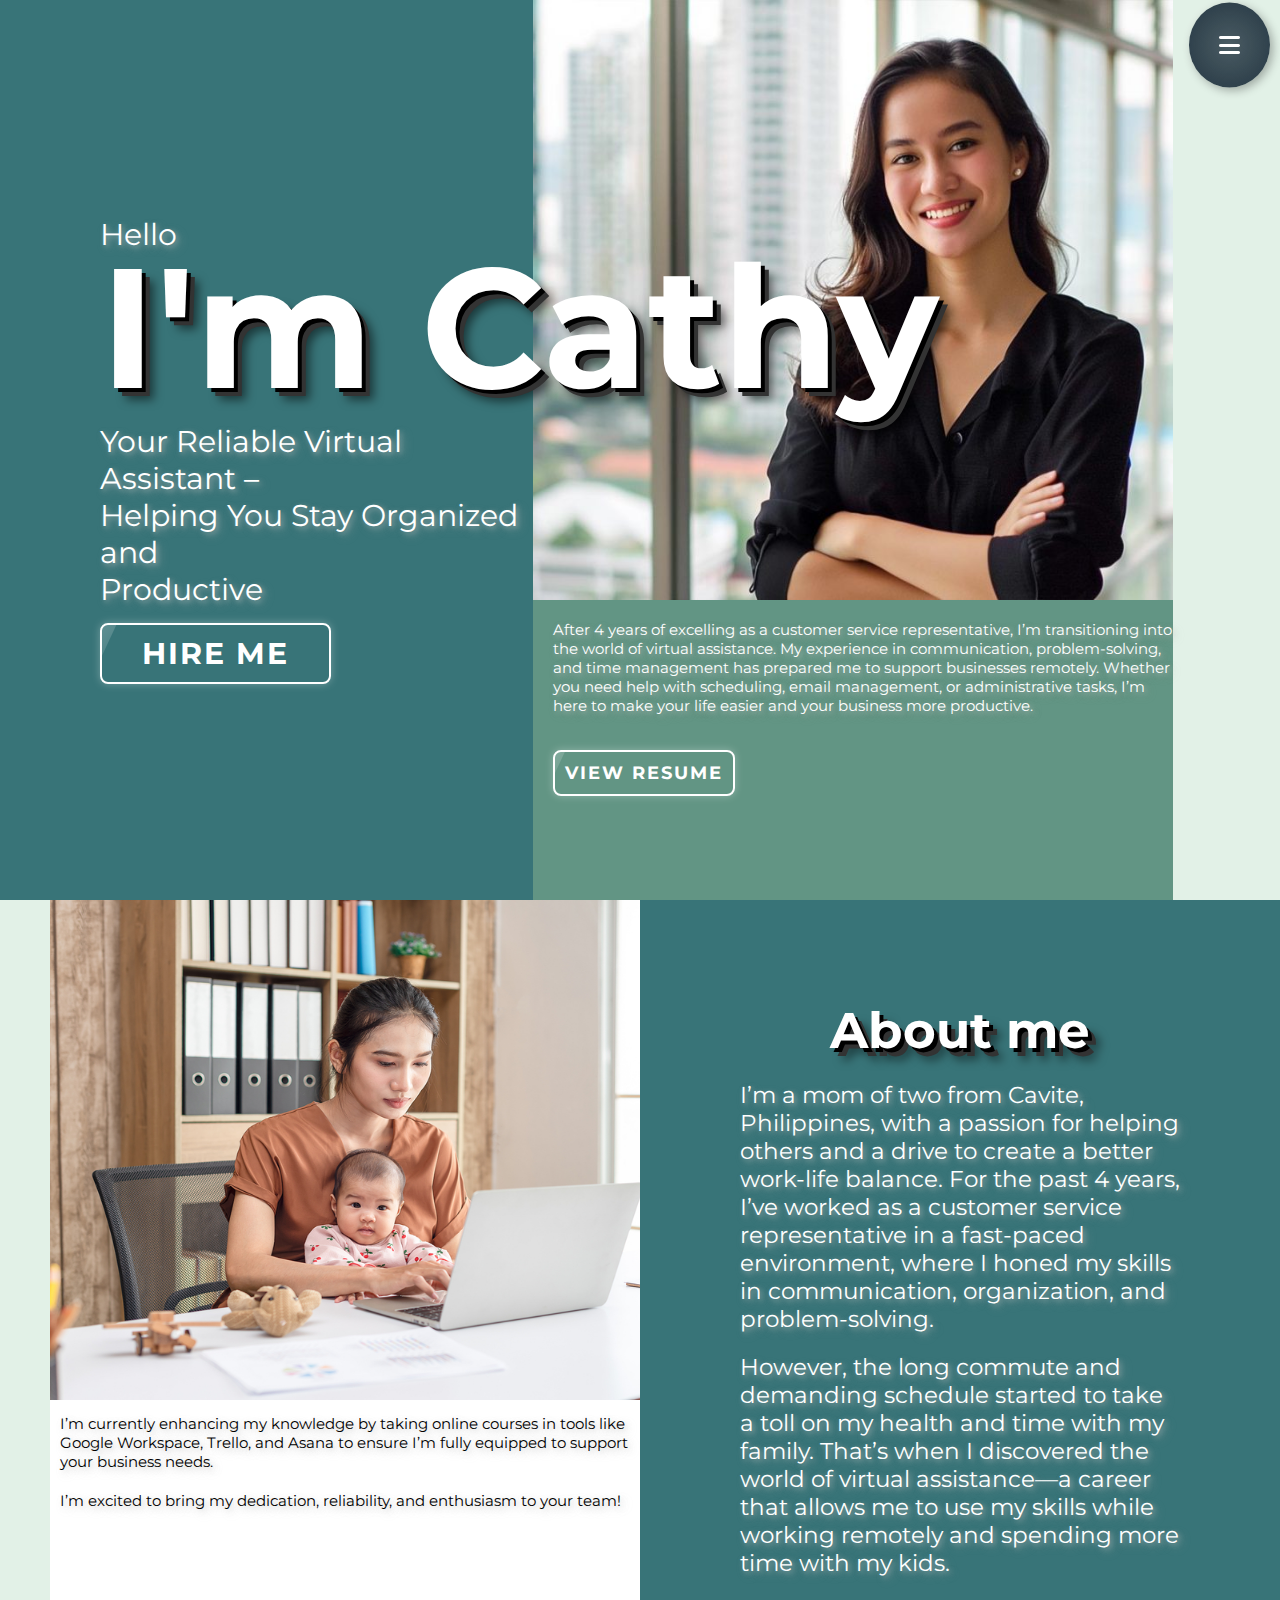
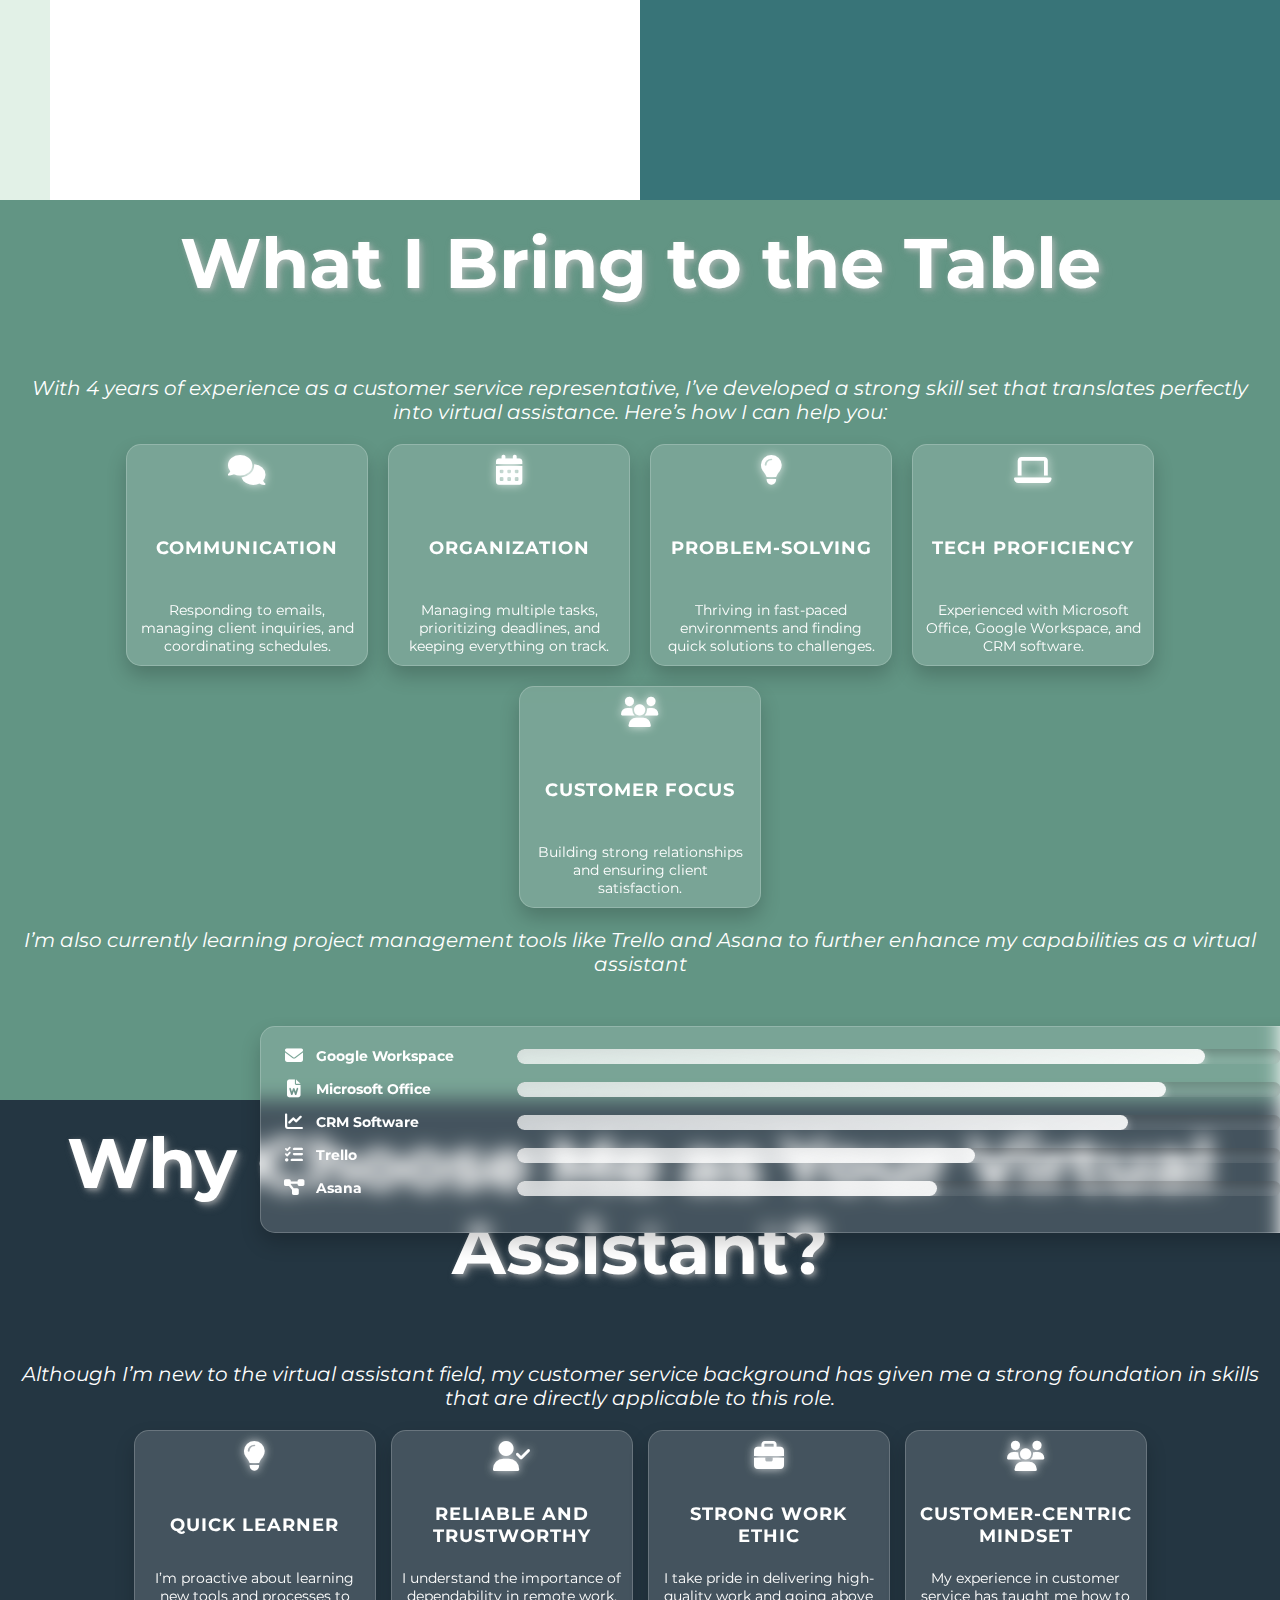
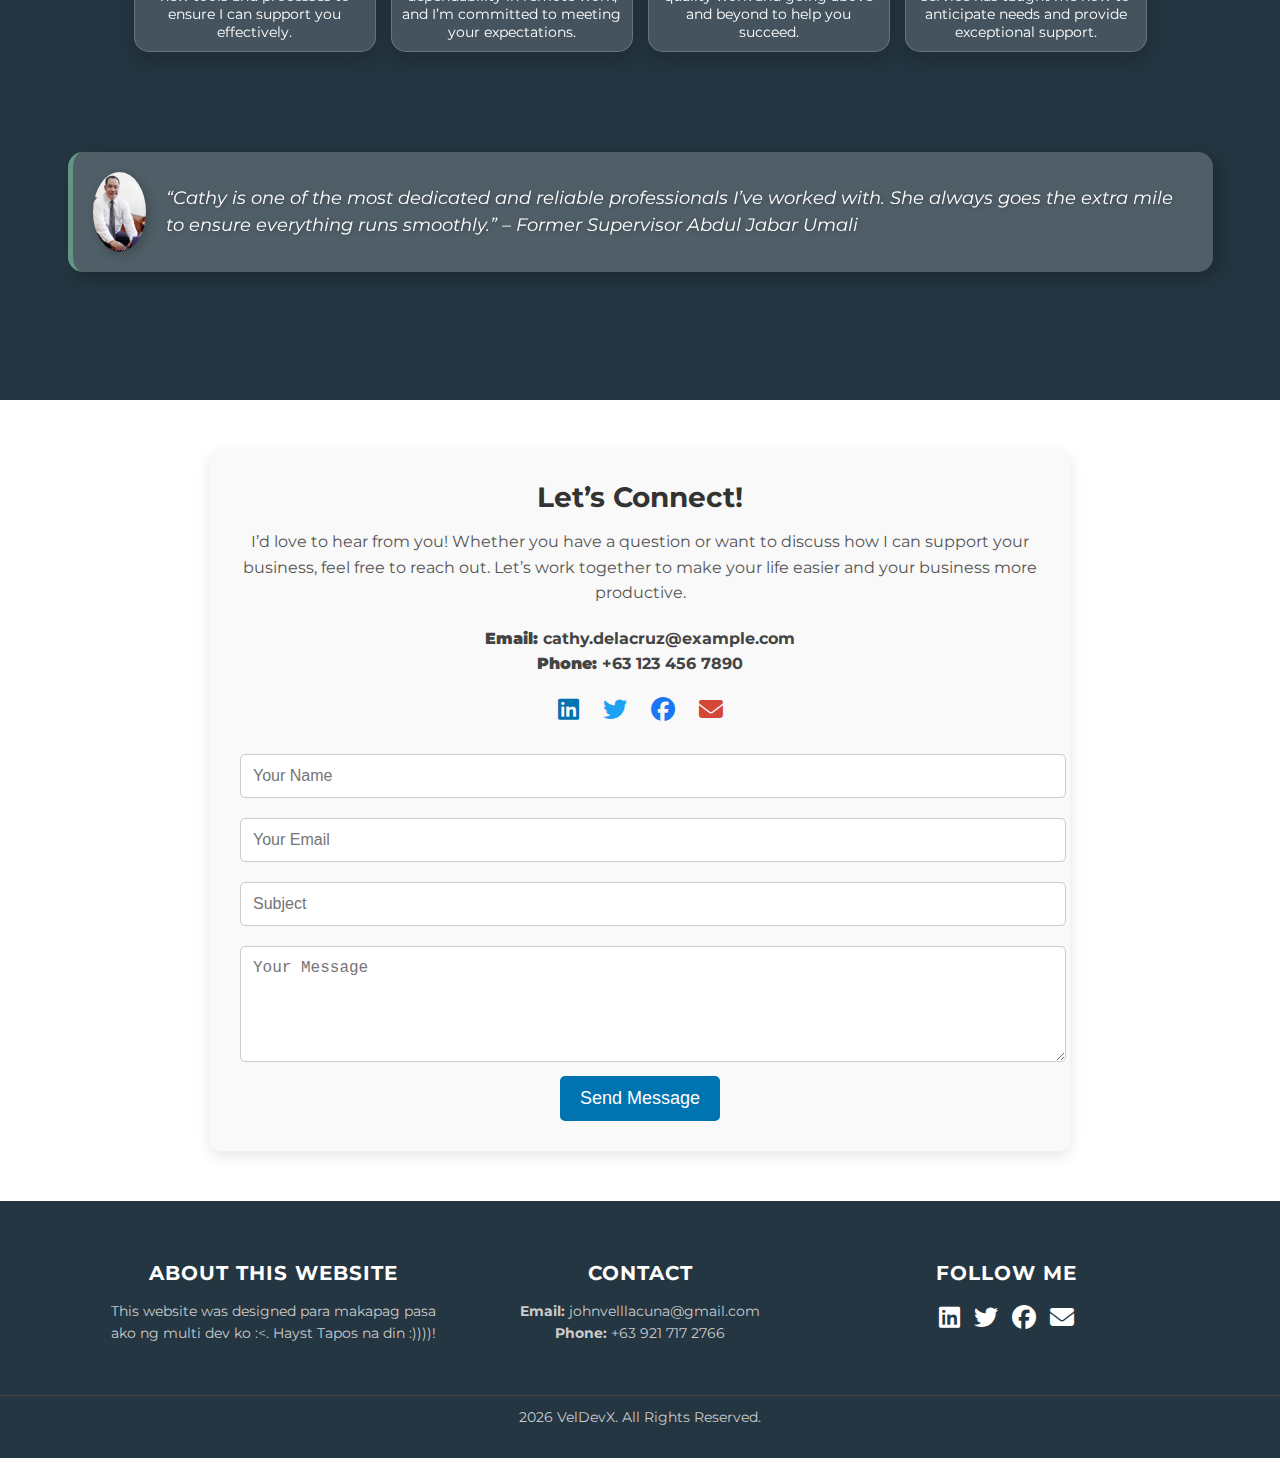
<file: index.html>
<!DOCTYPE html>
<html lang="en">
<head>
    <meta charset="UTF-8">
    <meta name="viewport" content="width=device-width, initial-scale=1.0">
    <title>Cathy Virtual Assistant</title>

    <!--My CSS Styles Start here-->
    <link rel="stylesheet" href="styles/animation.css"> <!--Animation like buttons,text and others.-->
    <link rel="stylesheet" href="styles/layout.css">    <!--CSS Grid layout-->
    <link rel="stylesheet" href="styles/style.css">    <!--CSS about the sizes,colors,and for the alignment of the text,images and others.-->
    <link rel="stylesheet" href="styles/responsive.css">  <!--Responsive Design-->
    <link rel="stylesheet" href="styles/navbar.css">  <!--Navbar CSS-->
    <!--My CSS Styles End Here-->

    <!--Montserrat FontStyle and Icons-->
    <link rel="preconnect" href="https://fonts.googleapis.com">
    <link rel="preconnect" href="https://fonts.gstatic.com" crossorigin>
    <link href="https://fonts.googleapis.com/css2?family=Montserrat:ital,wght@0,100..900;1,100..900&display=swap" rel="stylesheet">
    <link rel="stylesheet" href="https://cdnjs.cloudflare.com/ajax/libs/font-awesome/6.4.2/css/all.min.css">


</head>
<body>

    <!-- Open Button -->
    <div class="menu-toggle" onclick="toggleNavbar()">
        <i class="fas fa-bars"></i>
    </div>

    <!-- Hidden Navbar -->
    <nav class="navbar">
        <a href="index.html" data-text="Home"><i class="fas fa-home"></i></a>
        <a href="about.html" data-text="About"><i class="fas fa-user"></i></a>
        <a href="skills.html" data-text="Skills & Experience"><i class="fas fa-cogs"></i></a>
        <a href="hire.html" data-text="Why Hire Me"><i class="fas fa-briefcase"></i></a>
        <a href="contact.html" data-text="Contact"><i class="fas fa-envelope"></i></a>
    </nav>

    <!-- Start Homepage -->
    <section id="home" class="home">
        <div class="container home-section">
            <div class="col-left">
                <p class="align text hello">Hello</p>
                <h1 class="align h1 home-h1">I'm Cathy</h1>
                <p class="align text">Your Reliable Virtual Assistant –</p>
                <p class="align text">Helping You Stay Organized and</p>
                <p class="align text">Productive</p>
                <button class="align btn-home">HIRE ME</button>
            </div>
            <div class="col-right">
                <img src="images/Cathy.jpg" alt="Cathy - Virtual Assistant">
                <p class="align text textright">After 4 years of excelling as a customer service representative, I’m transitioning into the world of virtual assistance. My experience in communication, problem-solving, and time management has prepared me to support businesses remotely. Whether you need help with scheduling, email management, or administrative tasks, I’m here to make your life easier and your business more productive.</p>
                <!-- Button to View Resume -->
                <button class="align btn-home btn-resume" onclick="viewResume()">View Resume</button>
            </div>
        </div>
    </section>
    <!-- End Homepage -->

    <!-- Start Aboutpage -->
    <section id="about" class="about">
        <div class="container about-section">
            <div class="col-left-aboutpage">
                <img class="mom-img" src="images/Momwork.jpg" alt="Cathy - Virtual Assistant">
                <p class="text black white">I’m currently enhancing my knowledge by taking online courses in tools like Google Workspace, Trello, and Asana to ensure I’m fully equipped to support your business needs.</p>
                <p class="text black white">I’m excited to bring my dedication, reliability, and enthusiasm to your team!</p>
            </div>
            <div class="col-right-aboutpage">
                <h1 class="h1 about-h1">About me</h1>
                <p class="text white textsize">I’m a mom of two from Cavite, Philippines, with a passion for helping others and a drive to create a better work-life balance. For the past 4 years, I’ve worked as a customer service representative in a fast-paced environment, where I honed my skills in communication, organization, and problem-solving.</p>
                <p class="text white textsize">However, the long commute and demanding schedule started to take a toll on my health and time with my family. That’s when I discovered the world of virtual assistance—a career that allows me to use my skills while working remotely and spending more time with my kids.</p>
            </div>
        </div>
    </section>
    <!-- End Aboutpage -->

    <!--Start Skillpage-->

    <section id = "skills-section" class="skills-section">
                <div class="container skills-section">
                    <div class="skills-container">
                        <h1 class="skills-h1">What I Bring to the Table</h1>
                        <p class="content">With 4 years of experience as a customer service representative, I’ve developed a strong skill set that translates perfectly into virtual assistance. Here’s how I can help you:</p>
                        <div class="skills">
                            <div class="skill">
                                <i class="fas fa-comments"></i>
                                <h3>Communication</h3>
                                <p>Responding to emails, managing client inquiries, and coordinating schedules.</p>
                            </div>
                            <div class="skill">
                                <i class="fas fa-calendar-alt"></i>
                                <h3>Organization</h3>
                                <p>Managing multiple tasks, prioritizing deadlines, and keeping everything on track.</p>
                            </div>
                            <div class="skill">
                                <i class="fas fa-lightbulb"></i>
                                <h3>Problem-Solving</h3>
                                <p>Thriving in fast-paced environments and finding quick solutions to challenges.</p>
                            </div>
                            <div class="skill">
                                <i class="fas fa-laptop"></i>
                                <h3>Tech Proficiency</h3>
                                <p>Experienced with Microsoft Office, Google Workspace, and CRM software.</p>
                            </div>
                            <div class="skill">
                                <i class="fas fa-users"></i>
                                <h3>Customer Focus</h3>
                                <p>Building strong relationships and ensuring client satisfaction.</p>
                            </div>
                        </div>
                        <p class="content">I’m also currently learning project management tools like Trello and Asana to further enhance my capabilities as a virtual assistant</p>
                    </div>
                    <div class="progress-container">
                        <div class="progresses">
                            <div class="progress-item">
                                <i class="fas fa-envelope"></i>
                                <p>Google Workspace</p>
                                <div class="progress-bar"><div class="progress" style="width: 90%;"></div></div>
                            </div>
                            <div class="progress-item">
                                <i class="fas fa-file-word"></i>
                                <p>Microsoft Office</p>
                                <div class="progress-bar"><div class="progress" style="width: 85%;"></div></div>
                            </div>
                            <div class="progress-item">
                                <i class="fas fa-chart-line"></i>
                                <p>CRM Software</p>
                                <div class="progress-bar"><div class="progress" style="width: 80%;"></div></div>
                            </div>
                            <div class="progress-item">
                                <i class="fas fa-tasks"></i>
                                <p>Trello</p>
                                <div class="progress-bar"><div class="progress" style="width: 60%;"></div></div>
                            </div>
                            <div class="progress-item">
                                <i class="fas fa-project-diagram"></i>
                                <p>Asana</p>
                                <div class="progress-bar"><div class="progress" style="width: 55%;"></div></div>
                            </div>
                        </div>
                    </div>
                </div>
        </section>

    <!--End Skillpage-->

    <!--Hire Section Start-->
    <section id="hire-section" class="hire-section">
        <div class="container hire-section">
            <div class="container-hire">
                <h1 class="skills-h1">Why Choose Me as Your Virtual Assistant?</h1>
                <p class="content">Although I’m new to the virtual assistant field, my customer service background has given me a strong foundation in skills that are directly applicable to this role.</p>
            <div class="hiresectioncol">
                    <div class="reason">
                        <i class="fas fa-lightbulb"></i>
                        <h3>Quick Learner</h3>
                        <p>I’m proactive about learning new tools and processes to ensure I can support you effectively.</p>
                    </div>
                    <div class="reason">
                        <i class="fas fa-user-check"></i>
                        <h3>Reliable and Trustworthy</h3>
                        <p>I understand the importance of dependability in remote work, and I’m committed to meeting your expectations.</p>
                    </div>
                    <div class="reason">
                        <i class="fas fa-briefcase"></i>
                        <h3>Strong Work Ethic</h3>
                        <p>I take pride in delivering high-quality work and going above and beyond to help you succeed.</p>
                    </div>
                    <div class="reason">
                        <i class="fas fa-users"></i>
                        <h3>Customer-Centric Mindset</h3>
                        <p>My experience in customer service has taught me how to anticipate needs and provide exceptional support.</p>
                    </div>
                            
                </div>
                <div class="testimonial">
                    <img src="images/abduljabar.webp" alt="Testimonial Image">
                    <p class="cathtext">“Cathy is one of the most dedicated and reliable professionals I’ve worked with. She always goes the extra mile to ensure everything runs smoothly.” – Former Supervisor Abdul Jabar Umali </p>
                </div>
            </div>
        </div>
    </section>
    
    <!--Hire Section End-->

     <!--Contact Start-->

     <section id="connect-section" class="connect-section">
        <h2>Let’s Connect!</h2>
        <p>I’d love to hear from you! Whether you have a question or want to discuss how I can support your business, feel free to reach out. Let’s work together to make your life easier and your business more productive.</p>
        
        <div class="contact-info">
            <p><strong>Email:</strong> cathy.delacruz@example.com</p>
            <p><strong>Phone:</strong> +63 123 456 7890</p>
        </div>
        
        <div class="social-links">
            <a href="#" target="_blank"><i class="fab fa-linkedin"></i></a>
            <a href="#" target="_blank"><i class="fab fa-twitter"></i></a>
            <a href="#" target="_blank"><i class="fab fa-facebook"></i></a>
            <a href="mailto:cathy.delacruz@example.com" target="_blank"><i class="fas fa-envelope"></i></a>
        </div>
        
        <div class="contact-form">
            <form>
                <input type="text" name="name" placeholder="Your Name" required>
                <input type="email" name="email" placeholder="Your Email" required>
                <input type="text" name="subject" placeholder="Subject" required>
                <textarea name="message" placeholder="Your Message" rows="5" required></textarea>
                <button type="submit">Send Message</button>
            </form>
        </div>
    </section>
    
    <!--Contact End-->

    <!--Footer Start here-->

    <footer class="footer">
        <div class="footer-container">
            <div class="footer-about">
                <h3>About This Website</h3>
                <p>This website was designed para makapag pasa ako ng multi dev ko :<. Hayst Tapos na din :))))!</p>
            </div>
    
            <div class="footer-contact">
                <h3>Contact</h3>
                <p><strong>Email:</strong> johnvelllacuna@gmail.com</p>
                <p><strong>Phone:</strong> +63 921 717 2766</p>
            </div>
    
            <div class="footer-social">
                <h3>Follow Me</h3>
                <a href="https://www.linkedin.com/in/john-vel-llacuna-93011630b/" target="_blank"><i class="fab fa-linkedin"></i></a>
                <a href="https://www.linkedin.com/in/john-vel-llacuna-93011630b/" target="_blank"><i class="fab fa-twitter"></i></a>
                <a href="https://www.facebook.com/johnvel.vel27" target="_blank"><i class="fab fa-facebook"></i></a>
                <a href="mailto:johnvelllacuna@gmail.com" target="_blank"><i class="fas fa-envelope"></i></a>
            </div>
        </div>
    
        <div class="footer-bottom">
            <p><span id="displayYear"></span> VelDevX. All Rights Reserved.</p>
        </div>
    </footer>
    

    <!--Footer End here-->




    
</body>

<script src="https://cdn.jsdelivr.net/npm/bootstrap@5.3.0/dist/js/bootstrap.bundle.min.js"></script>
<script src="scripts/script.js"></script>

</html>
</file>
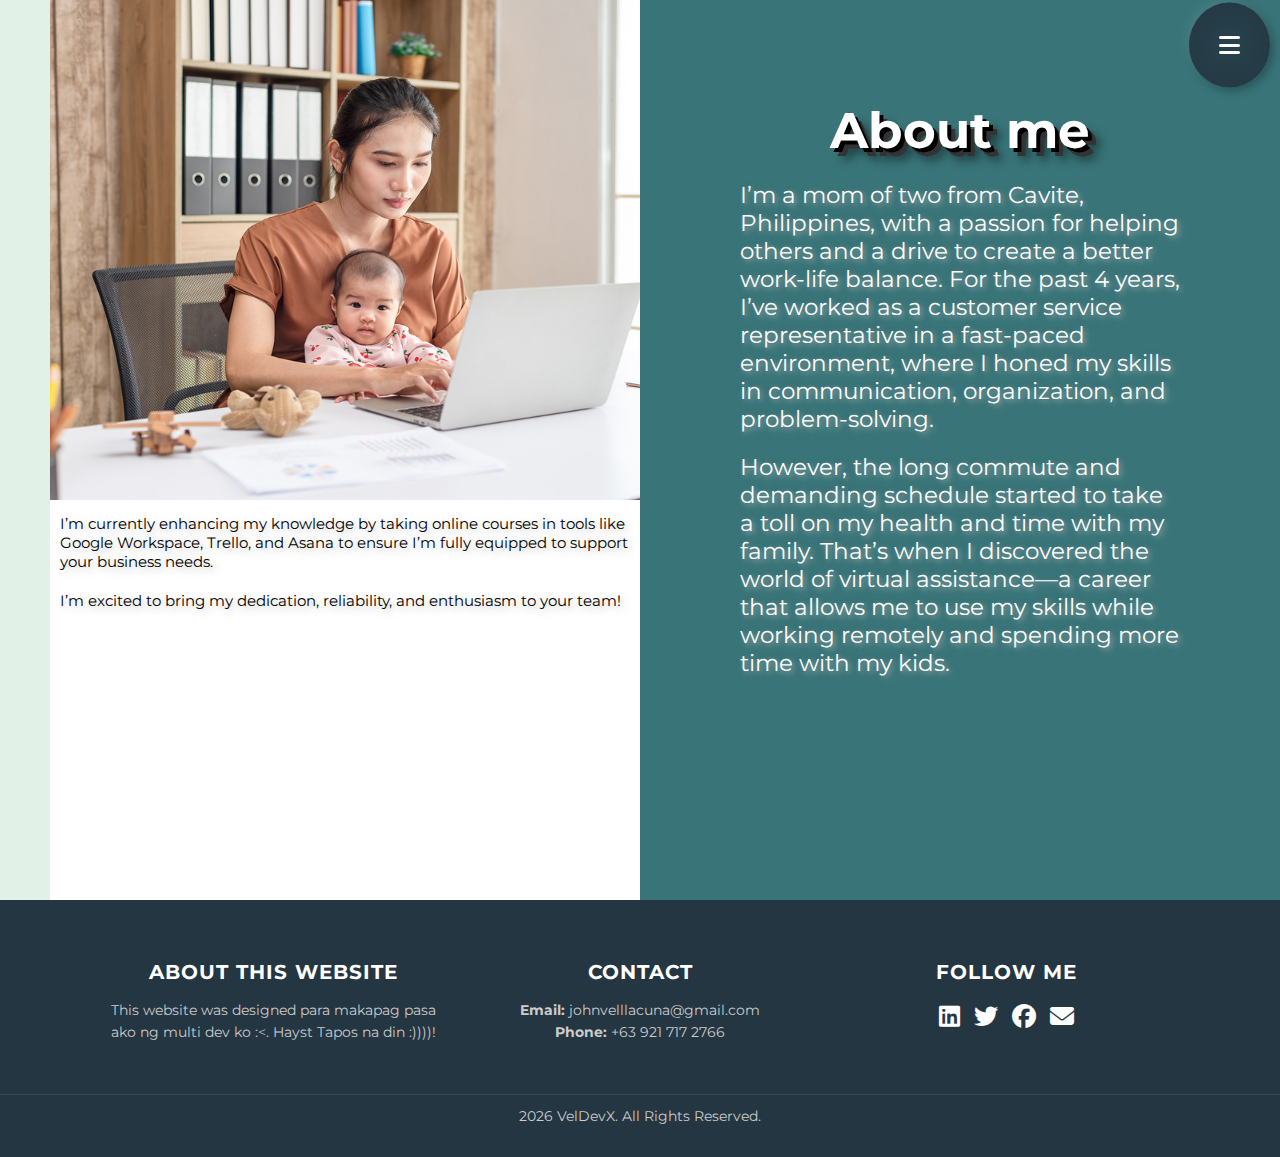
<file: about.html>
<!DOCTYPE html>
<html lang="en">
<head>
    <meta charset="UTF-8">
    <meta name="viewport" content="width=device-width, initial-scale=1.0">
    <title>About</title>

    <!--My CSS Styles Start here-->
    <link rel="stylesheet" href="styles/animation.css"> <!--Animation like buttons,text and others.-->
    <link rel="stylesheet" href="styles/layout.css">    <!--CSS Grid layout-->
    <link rel="stylesheet" href="styles/style.css">    <!--CSS about the sizes,colors,and for the alignment of the text,images and others.-->
    <link rel="stylesheet" href="styles/responsive.css">  <!--Responsive Design-->
    <link rel="stylesheet" href="styles/navbar.css">  <!--Navbar CSS-->
    <!--My CSS Styles End Here-->

    <!--Montserrat FontStyle and Icons-->
    <link rel="preconnect" href="https://fonts.googleapis.com">
    <link rel="preconnect" href="https://fonts.gstatic.com" crossorigin>
    <link href="https://fonts.googleapis.com/css2?family=Montserrat:ital,wght@0,100..900;1,100..900&display=swap" rel="stylesheet">
    <link rel="stylesheet" href="https://cdnjs.cloudflare.com/ajax/libs/font-awesome/6.4.2/css/all.min.css">

</head>
<body>
    <!-- Open Button -->
    <div class="menu-toggle" onclick="toggleNavbar()">
        <i class="fas fa-bars"></i>
    </div>

    <!-- Hidden Navbar -->
    <nav class="navbar">
        <a href="index.html" data-text="Home"><i class="fas fa-home"></i></a>
        <a href="about.html" data-text="About"><i class="fas fa-user"></i></a>
        <a href="skills.html" data-text="Skills & Experience"><i class="fas fa-cogs"></i></a>
        <a href="hire.html" data-text="Why Hire Me"><i class="fas fa-briefcase"></i></a>
        <a href="contact.html" data-text="Contact"><i class="fas fa-envelope"></i></a>
    </nav>

    <!-- Start Aboutpage -->
    <section id="about" class="about">
        <div class="container about-section">
            <div class="col-left-aboutpage">
                <img class="mom-img" src="images/Momwork.jpg" alt="Cathy - Virtual Assistant">
                <p class="text black white">I’m currently enhancing my knowledge by taking online courses in tools like Google Workspace, Trello, and Asana to ensure I’m fully equipped to support your business needs.</p>
                <p class="text black white">I’m excited to bring my dedication, reliability, and enthusiasm to your team!</p>
            </div>
            <div class="col-right-aboutpage">
                <h1 class="h1 about-h1">About me</h1>
                <p class="text white textsize">I’m a mom of two from Cavite, Philippines, with a passion for helping others and a drive to create a better work-life balance. For the past 4 years, I’ve worked as a customer service representative in a fast-paced environment, where I honed my skills in communication, organization, and problem-solving.</p>
                <p class="text white textsize">However, the long commute and demanding schedule started to take a toll on my health and time with my family. That’s when I discovered the world of virtual assistance—a career that allows me to use my skills while working remotely and spending more time with my kids.</p>
            </div>
        </div>
    </section>
    <!-- End Aboutpage -->

    <!--Footer Start here-->

    <footer class="footer">
        <div class="footer-container">
            <div class="footer-about">
                <h3>About This Website</h3>
                <p>This website was designed para makapag pasa ako ng multi dev ko :<. Hayst Tapos na din :))))!</p>
            </div>
    
            <div class="footer-contact">
                <h3>Contact</h3>
                <p><strong>Email:</strong> johnvelllacuna@gmail.com</p>
                <p><strong>Phone:</strong> +63 921 717 2766</p>
            </div>
    
            <div class="footer-social">
                <h3>Follow Me</h3>
                <a href="https://www.linkedin.com/in/john-vel-llacuna-93011630b/" target="_blank"><i class="fab fa-linkedin"></i></a>
                <a href="https://www.linkedin.com/in/john-vel-llacuna-93011630b/" target="_blank"><i class="fab fa-twitter"></i></a>
                <a href="https://www.facebook.com/johnvel.vel27" target="_blank"><i class="fab fa-facebook"></i></a>
                <a href="mailto:johnvelllacuna@gmail.com" target="_blank"><i class="fas fa-envelope"></i></a>
            </div>
        </div>
    
        <div class="footer-bottom">
            <p><span id="displayYear"></span> VelDevX. All Rights Reserved.</p>
        </div>
    </footer>
    

    <!--Footer End here-->

    
</body>

<script src="https://cdn.jsdelivr.net/npm/bootstrap@5.3.0/dist/js/bootstrap.bundle.min.js"></script>
<script src="scripts/script.js"></script>

</html>
</file>
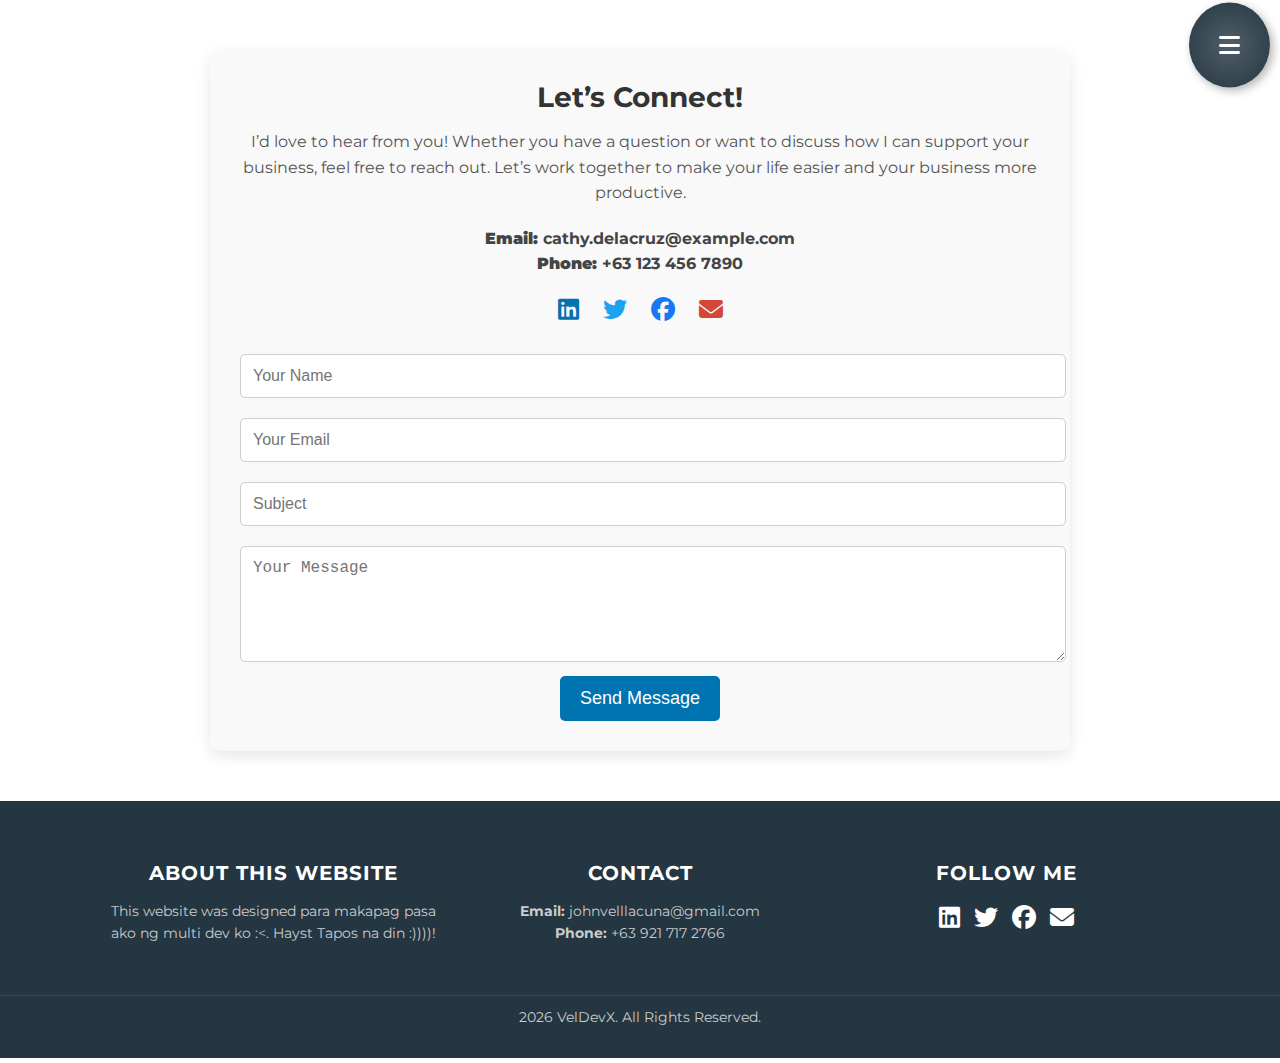
<file: contact.html>
<!DOCTYPE html>
<html lang="en">
<head>
    <meta charset="UTF-8">
    <meta name="viewport" content="width=device-width, initial-scale=1.0">
    <title>Contact</title>

     <!--My CSS Styles Start here-->
     <link rel="stylesheet" href="styles/animation.css"> <!--Animation like buttons,text and others.-->
     <link rel="stylesheet" href="styles/layout.css">    <!--CSS Grid layout-->
     <link rel="stylesheet" href="styles/style.css">    <!--CSS about the sizes,colors,and for the alignment of the text,images and others.-->
     <link rel="stylesheet" href="styles/responsive.css">  <!--Responsive Design-->
     <link rel="stylesheet" href="styles/navbar.css">  <!--Navbar CSS-->
     <!--My CSS Styles End Here-->
 
     <!--Montserrat FontStyle and Icons-->
     <link rel="preconnect" href="https://fonts.googleapis.com">
     <link rel="preconnect" href="https://fonts.gstatic.com" crossorigin>
     <link href="https://fonts.googleapis.com/css2?family=Montserrat:ital,wght@0,100..900;1,100..900&display=swap" rel="stylesheet">
     <link rel="stylesheet" href="https://cdnjs.cloudflare.com/ajax/libs/font-awesome/6.4.2/css/all.min.css">

</head>
<body>

     <!-- Open Button -->
     <div class="menu-toggle" onclick="toggleNavbar()">
        <i class="fas fa-bars"></i>
    </div>

    <!-- Hidden Navbar -->
    <nav class="navbar">
        <a href="index.html" data-text="Home"><i class="fas fa-home"></i></a>
        <a href="about.html" data-text="About"><i class="fas fa-user"></i></a>
        <a href="skills.html" data-text="Skills & Experience"><i class="fas fa-cogs"></i></a>
        <a href="hire.html" data-text="Why Hire Me"><i class="fas fa-briefcase"></i></a>
        <a href="contact.html" data-text="Contact"><i class="fas fa-envelope"></i></a>
    </nav>


     <!--Contact Start-->

     <section id="connect-section" class="connect-section">
        <h2>Let’s Connect!</h2>
        <p>I’d love to hear from you! Whether you have a question or want to discuss how I can support your business, feel free to reach out. Let’s work together to make your life easier and your business more productive.</p>
        
        <div class="contact-info">
            <p><strong>Email:</strong> cathy.delacruz@example.com</p>
            <p><strong>Phone:</strong> +63 123 456 7890</p>
        </div>
        
        <div class="social-links">
            <a href="#" target="_blank"><i class="fab fa-linkedin"></i></a>
            <a href="#" target="_blank"><i class="fab fa-twitter"></i></a>
            <a href="#" target="_blank"><i class="fab fa-facebook"></i></a>
            <a href="mailto:cathy.delacruz@example.com" target="_blank"><i class="fas fa-envelope"></i></a>
        </div>
        
        <div class="contact-form">
            <form>
                <input type="text" name="name" placeholder="Your Name" required>
                <input type="email" name="email" placeholder="Your Email" required>
                <input type="text" name="subject" placeholder="Subject" required>
                <textarea name="message" placeholder="Your Message" rows="5" required></textarea>
                <button type="submit">Send Message</button>
            </form>
        </div>
    </section>
    
    <!--Contact End-->

    <!--Footer Start here-->

    <footer class="footer">
        <div class="footer-container">
            <div class="footer-about">
                <h3>About This Website</h3>
                <p>This website was designed para makapag pasa ako ng multi dev ko :<. Hayst Tapos na din :))))!</p>
            </div>
    
            <div class="footer-contact">
                <h3>Contact</h3>
                <p><strong>Email:</strong> johnvelllacuna@gmail.com</p>
                <p><strong>Phone:</strong> +63 921 717 2766</p>
            </div>
    
            <div class="footer-social">
                <h3>Follow Me</h3>
                <a href="https://www.linkedin.com/in/john-vel-llacuna-93011630b/" target="_blank"><i class="fab fa-linkedin"></i></a>
                <a href="https://www.linkedin.com/in/john-vel-llacuna-93011630b/" target="_blank"><i class="fab fa-twitter"></i></a>
                <a href="https://www.facebook.com/johnvel.vel27" target="_blank"><i class="fab fa-facebook"></i></a>
                <a href="mailto:johnvelllacuna@gmail.com" target="_blank"><i class="fas fa-envelope"></i></a>
            </div>
        </div>
    
        <div class="footer-bottom">
            <p><span id="displayYear"></span> VelDevX. All Rights Reserved.</p>
        </div>
    </footer>
    

    <!--Footer End here-->


    
</body>

<script src="https://cdn.jsdelivr.net/npm/bootstrap@5.3.0/dist/js/bootstrap.bundle.min.js"></script>
<script src="scripts/script.js"></script>
</html>
</file>
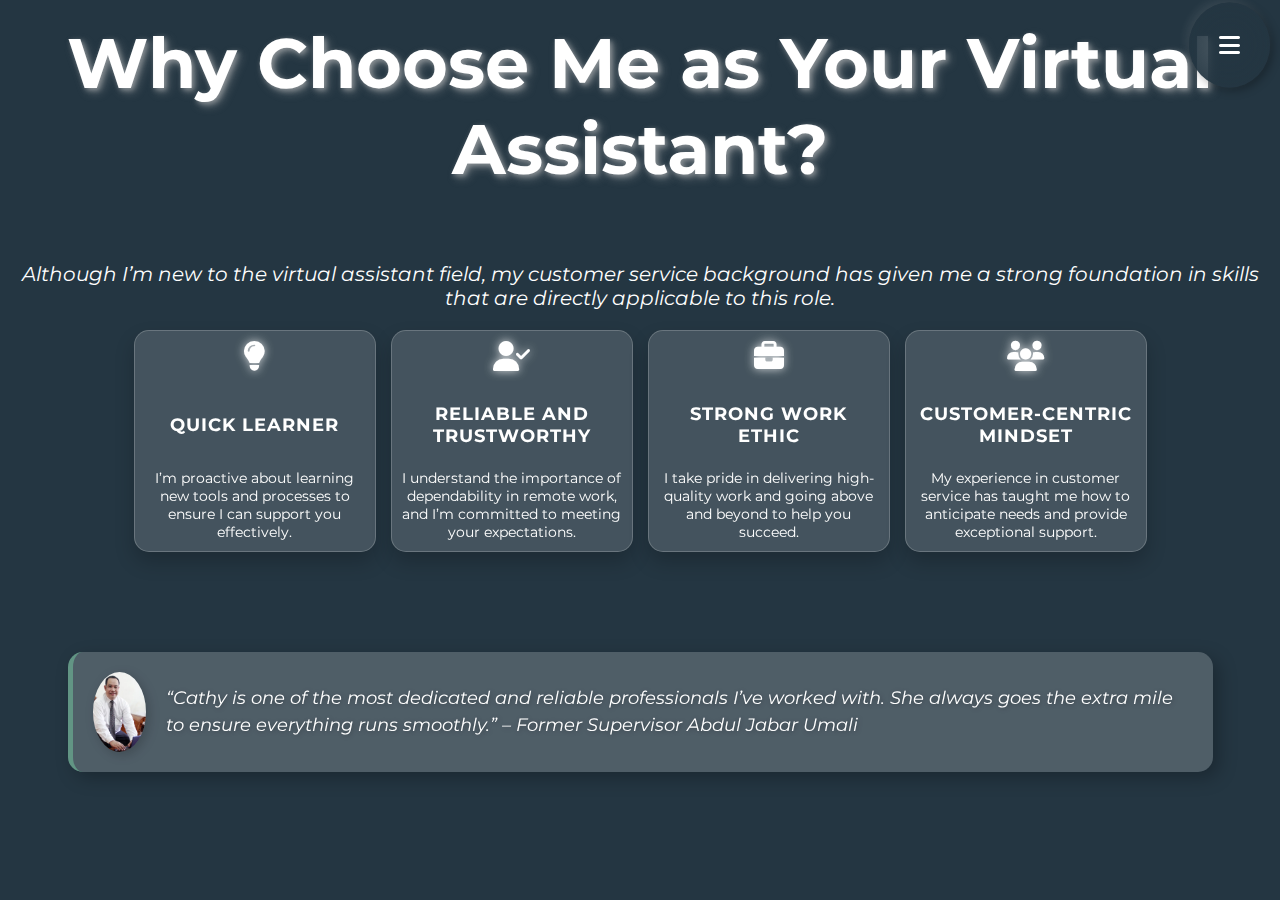
<file: hire.html>
<!DOCTYPE html>
<html lang="en">
<head>
    <meta charset="UTF-8">
    <meta name="viewport" content="width=device-width, initial-scale=1.0">
    <title>Hire</title>

    <!--My CSS Styles Start here-->
    <link rel="stylesheet" href="styles/animation.css"> <!--Animation like buttons,text and others.-->
    <link rel="stylesheet" href="styles/layout.css">    <!--CSS Grid layout-->
    <link rel="stylesheet" href="styles/style.css">    <!--CSS about the sizes,colors,and for the alignment of the text,images and others.-->
    <link rel="stylesheet" href="styles/responsive.css">  <!--Responsive Design-->
    <link rel="stylesheet" href="styles/navbar.css">  <!--Navbar CSS-->
    <!--My CSS Styles End Here-->

    <!--Montserrat FontStyle and Icons-->
    <link rel="preconnect" href="https://fonts.googleapis.com">
    <link rel="preconnect" href="https://fonts.gstatic.com" crossorigin>
    <link href="https://fonts.googleapis.com/css2?family=Montserrat:ital,wght@0,100..900;1,100..900&display=swap" rel="stylesheet">
    <link rel="stylesheet" href="https://cdnjs.cloudflare.com/ajax/libs/font-awesome/6.4.2/css/all.min.css">


</head>
<body>
    <!-- Open Button -->
    <div class="menu-toggle" onclick="toggleNavbar()">
        <i class="fas fa-bars"></i>
    </div>

    <!-- Hidden Navbar -->
    <nav class="navbar">
        <a href="index.html" data-text="Home"><i class="fas fa-home"></i></a>
        <a href="about.html" data-text="About"><i class="fas fa-user"></i></a>
        <a href="skills.html" data-text="Skills & Experience"><i class="fas fa-cogs"></i></a>
        <a href="hire.html" data-text="Why Hire Me"><i class="fas fa-briefcase"></i></a>
        <a href="contact.html" data-text="Contact"><i class="fas fa-envelope"></i></a>
    </nav>

    <!--Hire Section Start-->
    <section id="hire-section" class="hire-section">
        <div class="container hire-section">
            <div class="container-hire">
                <h1 class="skills-h1">Why Choose Me as Your Virtual Assistant?</h1>
                <p class="content">Although I’m new to the virtual assistant field, my customer service background has given me a strong foundation in skills that are directly applicable to this role.</p>
            <div class="hiresectioncol">
                    <div class="reason">
                        <i class="fas fa-lightbulb"></i>
                        <h3>Quick Learner</h3>
                        <p>I’m proactive about learning new tools and processes to ensure I can support you effectively.</p>
                    </div>
                    <div class="reason">
                        <i class="fas fa-user-check"></i>
                        <h3>Reliable and Trustworthy</h3>
                        <p>I understand the importance of dependability in remote work, and I’m committed to meeting your expectations.</p>
                    </div>
                    <div class="reason">
                        <i class="fas fa-briefcase"></i>
                        <h3>Strong Work Ethic</h3>
                        <p>I take pride in delivering high-quality work and going above and beyond to help you succeed.</p>
                    </div>
                    <div class="reason">
                        <i class="fas fa-users"></i>
                        <h3>Customer-Centric Mindset</h3>
                        <p>My experience in customer service has taught me how to anticipate needs and provide exceptional support.</p>
                    </div>
                            
                </div>
                <div class="testimonial">
                    <img src="images/abduljabar.webp" alt="Testimonial Image">
                    <p class="cathtext">“Cathy is one of the most dedicated and reliable professionals I’ve worked with. She always goes the extra mile to ensure everything runs smoothly.” – Former Supervisor Abdul Jabar Umali </p>
                </div>
            </div>
        </div>
    </section>
    
    <!--Hire Section End-->




    
</body>

<script src="https://cdn.jsdelivr.net/npm/bootstrap@5.3.0/dist/js/bootstrap.bundle.min.js"></script>
<script src="scripts/script.js"></script>

</html>
</file>
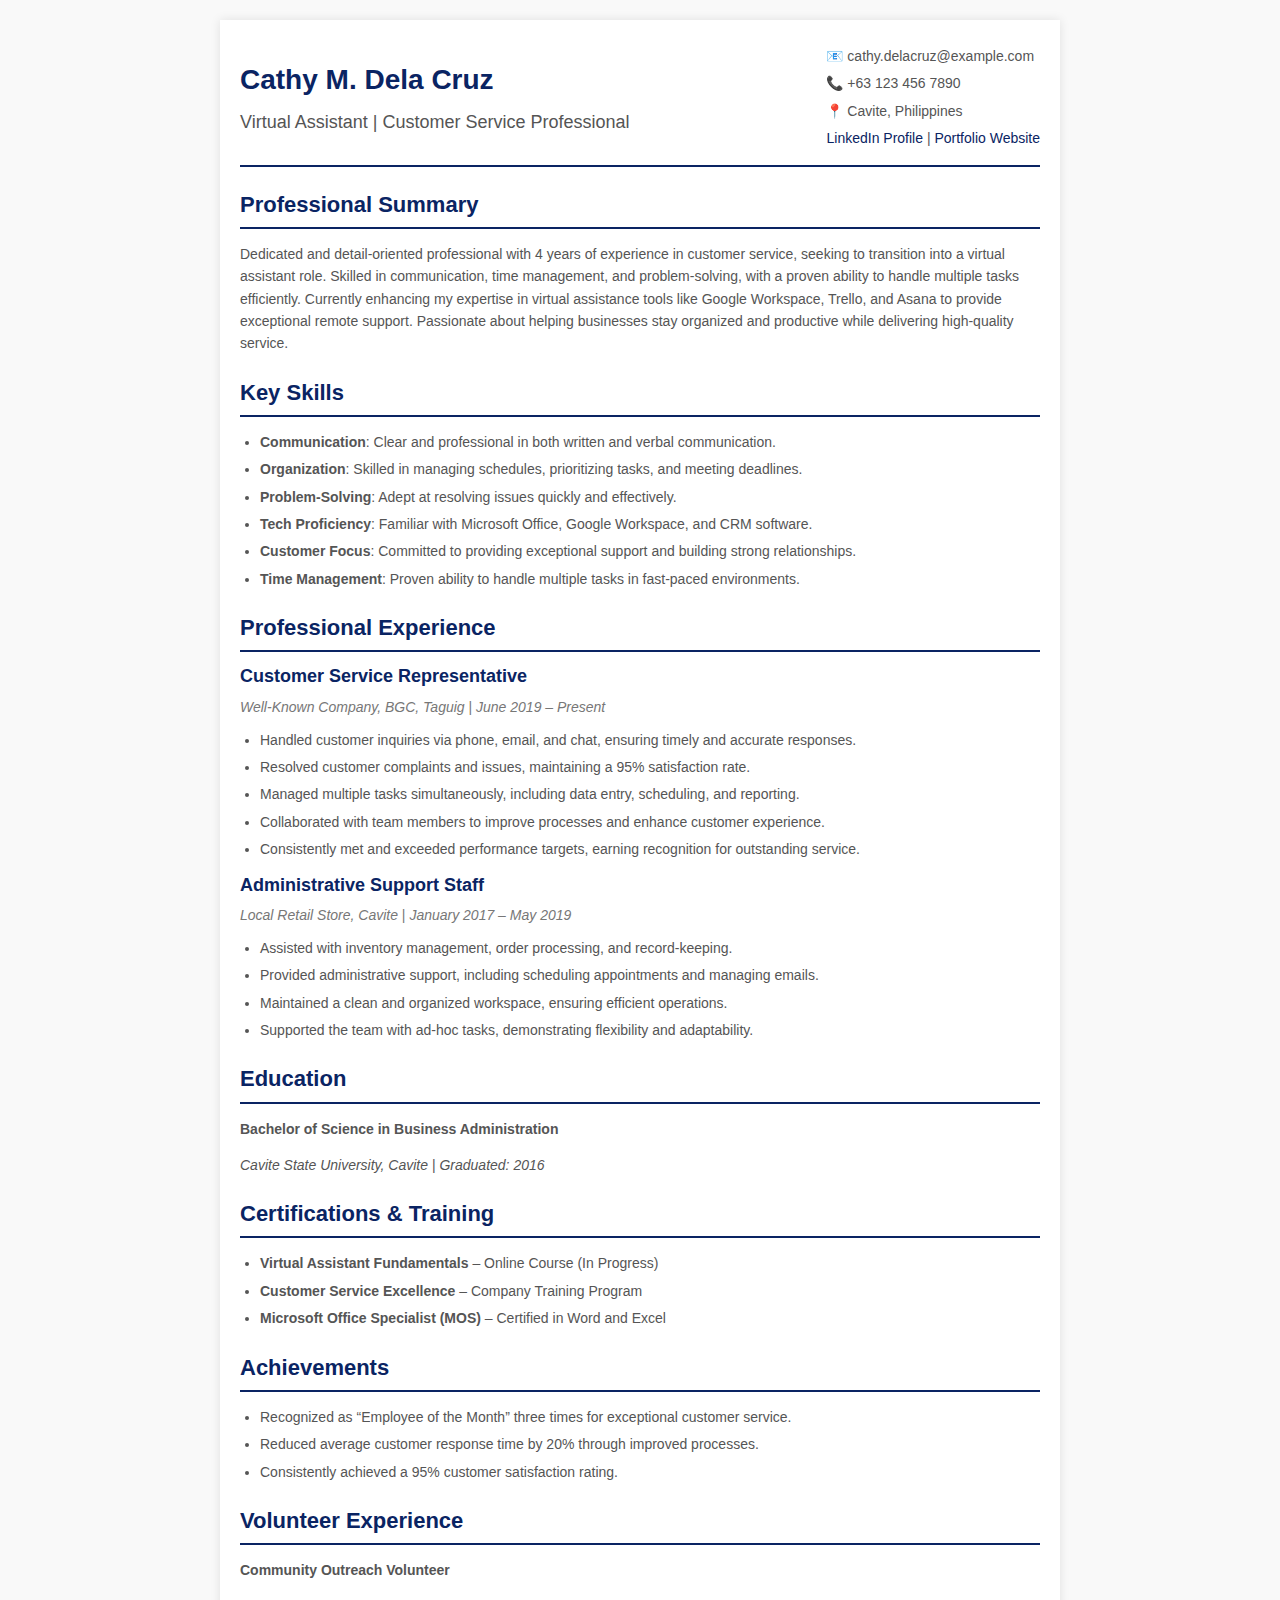
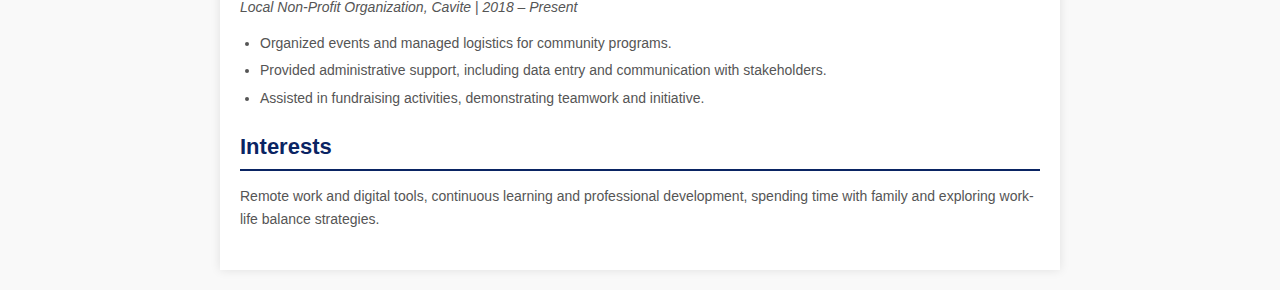
<file: resume.html>
<!DOCTYPE html>
<html lang="en">
<head>
  <meta charset="UTF-8">
  <meta name="viewport" content="width=device-width, initial-scale=1.0">
  <title>Cathy M. Dela Cruz - Resume</title>
  <link rel="stylesheet" href="styles/resume.css">
</head>
<body>
  <div class="resume">
    <!-- Header Section -->
    <header class="header">
      <div class="name">
        <h1>Cathy M. Dela Cruz</h1>
        <p>Virtual Assistant | Customer Service Professional</p>
      </div>
      <div class="contact">
        <p>📧 cathy.delacruz@example.com</p>
        <p>📞 +63 123 456 7890</p>
        <p>📍 Cavite, Philippines</p>
        <p><a href="#">LinkedIn Profile</a> | <a href="#">Portfolio Website</a></p>
      </div>
    </header>

    <!-- Professional Summary -->
    <section class="section">
      <h2>Professional Summary</h2>
      <p>Dedicated and detail-oriented professional with 4 years of experience in customer service, seeking to transition into a virtual assistant role. Skilled in communication, time management, and problem-solving, with a proven ability to handle multiple tasks efficiently. Currently enhancing my expertise in virtual assistance tools like Google Workspace, Trello, and Asana to provide exceptional remote support. Passionate about helping businesses stay organized and productive while delivering high-quality service.</p>
    </section>

    <!-- Key Skills -->
    <section class="section">
      <h2>Key Skills</h2>
      <ul class="skills">
        <li><strong>Communication</strong>: Clear and professional in both written and verbal communication.</li>
        <li><strong>Organization</strong>: Skilled in managing schedules, prioritizing tasks, and meeting deadlines.</li>
        <li><strong>Problem-Solving</strong>: Adept at resolving issues quickly and effectively.</li>
        <li><strong>Tech Proficiency</strong>: Familiar with Microsoft Office, Google Workspace, and CRM software.</li>
        <li><strong>Customer Focus</strong>: Committed to providing exceptional support and building strong relationships.</li>
        <li><strong>Time Management</strong>: Proven ability to handle multiple tasks in fast-paced environments.</li>
      </ul>
    </section>

    <!-- Professional Experience -->
    <section class="section">
      <h2>Professional Experience</h2>
      <div class="experience">
        <h3>Customer Service Representative</h3>
        <p><em>Well-Known Company, BGC, Taguig</em> | <em>June 2019 – Present</em></p>
        <ul>
          <li>Handled customer inquiries via phone, email, and chat, ensuring timely and accurate responses.</li>
          <li>Resolved customer complaints and issues, maintaining a 95% satisfaction rate.</li>
          <li>Managed multiple tasks simultaneously, including data entry, scheduling, and reporting.</li>
          <li>Collaborated with team members to improve processes and enhance customer experience.</li>
          <li>Consistently met and exceeded performance targets, earning recognition for outstanding service.</li>
        </ul>
      </div>
      <div class="experience">
        <h3>Administrative Support Staff</h3>
        <p><em>Local Retail Store, Cavite</em> | <em>January 2017 – May 2019</em></p>
        <ul>
          <li>Assisted with inventory management, order processing, and record-keeping.</li>
          <li>Provided administrative support, including scheduling appointments and managing emails.</li>
          <li>Maintained a clean and organized workspace, ensuring efficient operations.</li>
          <li>Supported the team with ad-hoc tasks, demonstrating flexibility and adaptability.</li>
        </ul>
      </div>
    </section>

    <!-- Education -->
    <section class="section">
      <h2>Education</h2>
      <p><strong>Bachelor of Science in Business Administration</strong></p>
      <p><em>Cavite State University, Cavite</em> | <em>Graduated: 2016</em></p>
    </section>

    <!-- Certifications & Training -->
    <section class="section">
      <h2>Certifications & Training</h2>
      <ul>
        <li><strong>Virtual Assistant Fundamentals</strong> – Online Course (In Progress)</li>
        <li><strong>Customer Service Excellence</strong> – Company Training Program</li>
        <li><strong>Microsoft Office Specialist (MOS)</strong> – Certified in Word and Excel</li>
      </ul>
    </section>

    <!-- Achievements -->
    <section class="section">
      <h2>Achievements</h2>
      <ul>
        <li>Recognized as “Employee of the Month” three times for exceptional customer service.</li>
        <li>Reduced average customer response time by 20% through improved processes.</li>
        <li>Consistently achieved a 95% customer satisfaction rating.</li>
      </ul>
    </section>

    <!-- Volunteer Experience -->
    <section class="section">
      <h2>Volunteer Experience</h2>
      <p><strong>Community Outreach Volunteer</strong></p>
      <p><em>Local Non-Profit Organization, Cavite</em> | <em>2018 – Present</em></p>
      <ul>
        <li>Organized events and managed logistics for community programs.</li>
        <li>Provided administrative support, including data entry and communication with stakeholders.</li>
        <li>Assisted in fundraising activities, demonstrating teamwork and initiative.</li>
      </ul>
    </section>

    <!-- Interests -->
    <section class="section">
      <h2>Interests</h2>
      <p>Remote work and digital tools, continuous learning and professional development, spending time with family and exploring work-life balance strategies.</p>
    </section>
  </div>
</body>
</html>
</file>
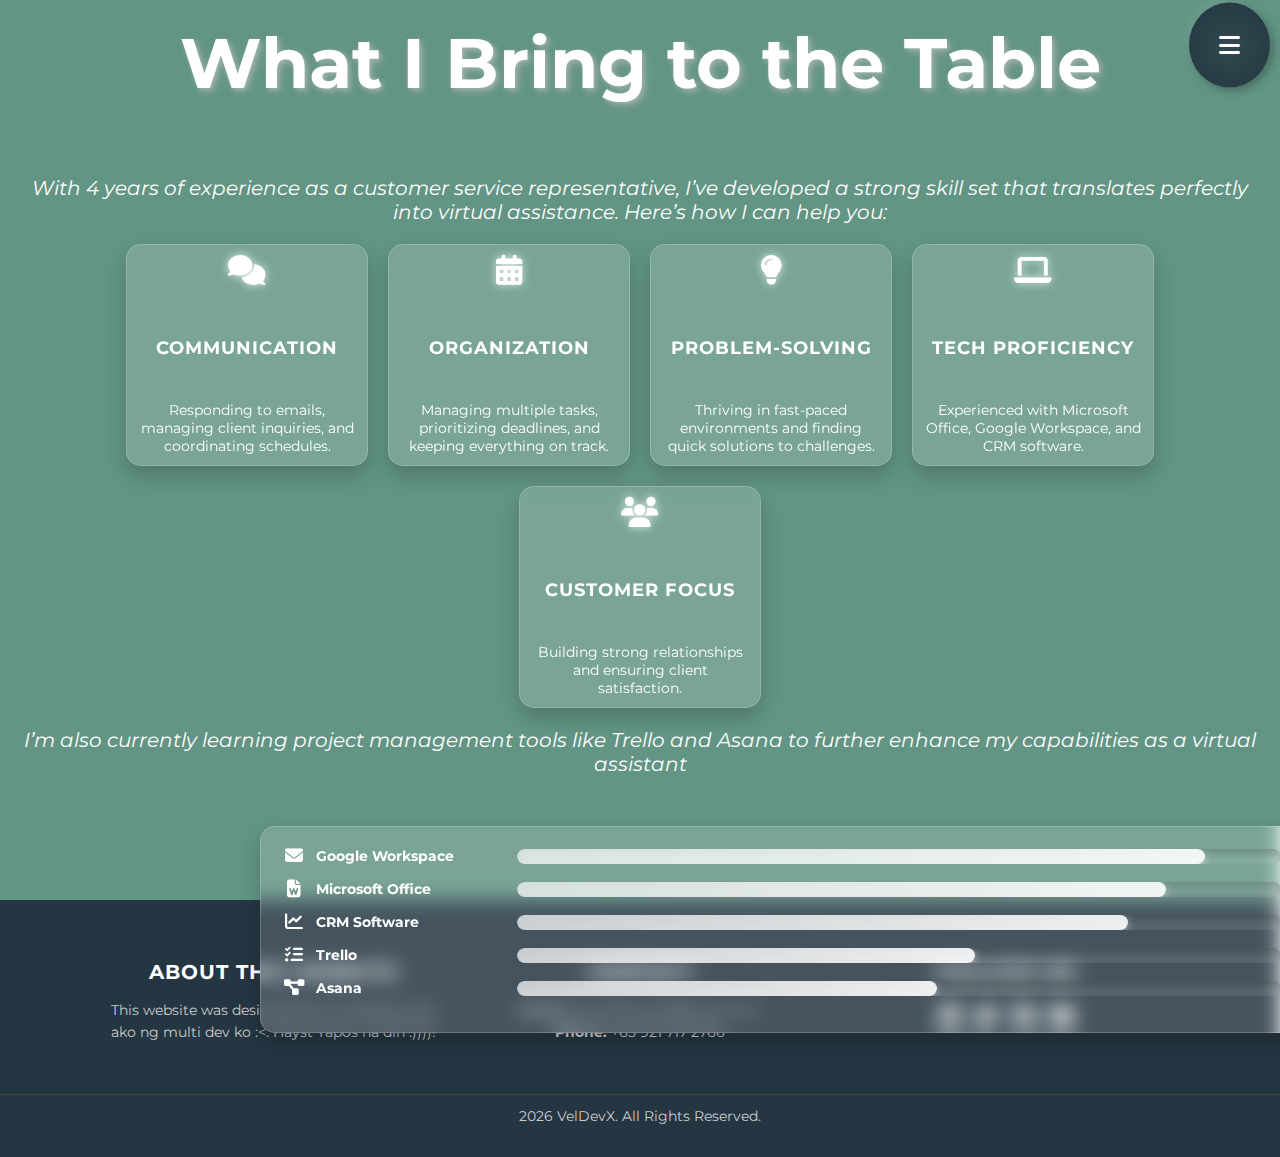
<file: skills.html>
<!DOCTYPE html>
<html lang="en">
<head>
    <meta charset="UTF-8">
    <meta name="viewport" content="width=device-width, initial-scale=1.0">
    <title>Skills</title>

    <!--My CSS Styles Start here-->
    <link rel="stylesheet" href="styles/animation.css"> <!--Animation like buttons,text and others.-->
    <link rel="stylesheet" href="styles/layout.css">    <!--CSS Grid layout-->
    <link rel="stylesheet" href="styles/style.css">    <!--CSS about the sizes,colors,and for the alignment of the text,images and others.-->
    <link rel="stylesheet" href="styles/responsive.css">  <!--Responsive Design-->
    <link rel="stylesheet" href="styles/navbar.css">  <!--Navbar CSS-->
    <!--My CSS Styles End Here-->

    <!--Montserrat FontStyle and Icons-->
    <link rel="preconnect" href="https://fonts.googleapis.com">
    <link rel="preconnect" href="https://fonts.gstatic.com" crossorigin>
    <link href="https://fonts.googleapis.com/css2?family=Montserrat:ital,wght@0,100..900;1,100..900&display=swap" rel="stylesheet">
    <link rel="stylesheet" href="https://cdnjs.cloudflare.com/ajax/libs/font-awesome/6.4.2/css/all.min.css">

</head>
<body>
    <!-- Open Button -->
    <div class="menu-toggle" onclick="toggleNavbar()">
        <i class="fas fa-bars"></i>
    </div>

    <!-- Hidden Navbar -->
    <nav class="navbar">
        <a href="index.html" data-text="Home"><i class="fas fa-home"></i></a>
        <a href="about.html" data-text="About"><i class="fas fa-user"></i></a>
        <a href="skills.html" data-text="Skills & Experience"><i class="fas fa-cogs"></i></a>
        <a href="hire.html" data-text="Why Hire Me"><i class="fas fa-briefcase"></i></a>
        <a href="contact.html" data-text="Contact"><i class="fas fa-envelope"></i></a>
    </nav>

     <!--Start Skillpage-->

     <section id = "skills-section" class="skills-section">
        <div class="container skills-section">
            <div class="skills-container">
                <h1 class="skills-h1">What I Bring to the Table</h1>
                <p class="content">With 4 years of experience as a customer service representative, I’ve developed a strong skill set that translates perfectly into virtual assistance. Here’s how I can help you:</p>
                <div class="skills">
                    <div class="skill">
                        <i class="fas fa-comments"></i>
                        <h3>Communication</h3>
                        <p>Responding to emails, managing client inquiries, and coordinating schedules.</p>
                    </div>
                    <div class="skill">
                        <i class="fas fa-calendar-alt"></i>
                        <h3>Organization</h3>
                        <p>Managing multiple tasks, prioritizing deadlines, and keeping everything on track.</p>
                    </div>
                    <div class="skill">
                        <i class="fas fa-lightbulb"></i>
                        <h3>Problem-Solving</h3>
                        <p>Thriving in fast-paced environments and finding quick solutions to challenges.</p>
                    </div>
                    <div class="skill">
                        <i class="fas fa-laptop"></i>
                        <h3>Tech Proficiency</h3>
                        <p>Experienced with Microsoft Office, Google Workspace, and CRM software.</p>
                    </div>
                    <div class="skill">
                        <i class="fas fa-users"></i>
                        <h3>Customer Focus</h3>
                        <p>Building strong relationships and ensuring client satisfaction.</p>
                    </div>
                </div>
                <p class="content">I’m also currently learning project management tools like Trello and Asana to further enhance my capabilities as a virtual assistant</p>
            </div>
            <div class="progress-container">
                <div class="progresses">
                    <div class="progress-item">
                        <i class="fas fa-envelope"></i>
                        <p>Google Workspace</p>
                        <div class="progress-bar"><div class="progress" style="width: 90%;"></div></div>
                    </div>
                    <div class="progress-item">
                        <i class="fas fa-file-word"></i>
                        <p>Microsoft Office</p>
                        <div class="progress-bar"><div class="progress" style="width: 85%;"></div></div>
                    </div>
                    <div class="progress-item">
                        <i class="fas fa-chart-line"></i>
                        <p>CRM Software</p>
                        <div class="progress-bar"><div class="progress" style="width: 80%;"></div></div>
                    </div>
                    <div class="progress-item">
                        <i class="fas fa-tasks"></i>
                        <p>Trello</p>
                        <div class="progress-bar"><div class="progress" style="width: 60%;"></div></div>
                    </div>
                    <div class="progress-item">
                        <i class="fas fa-project-diagram"></i>
                        <p>Asana</p>
                        <div class="progress-bar"><div class="progress" style="width: 55%;"></div></div>
                    </div>
                </div>
            </div>
        </div>
</section>

<!--End Skillpage-->

    <!--Footer Start here-->

    <footer class="footer">
        <div class="footer-container">
            <div class="footer-about">
                <h3>About This Website</h3>
                <p>This website was designed para makapag pasa ako ng multi dev ko :<. Hayst Tapos na din :))))!</p>
            </div>
    
            <div class="footer-contact">
                <h3>Contact</h3>
                <p><strong>Email:</strong> johnvelllacuna@gmail.com</p>
                <p><strong>Phone:</strong> +63 921 717 2766</p>
            </div>
    
            <div class="footer-social">
                <h3>Follow Me</h3>
                <a href="https://www.linkedin.com/in/john-vel-llacuna-93011630b/" target="_blank"><i class="fab fa-linkedin"></i></a>
                <a href="https://www.linkedin.com/in/john-vel-llacuna-93011630b/" target="_blank"><i class="fab fa-twitter"></i></a>
                <a href="https://www.facebook.com/johnvel.vel27" target="_blank"><i class="fab fa-facebook"></i></a>
                <a href="mailto:johnvelllacuna@gmail.com" target="_blank"><i class="fas fa-envelope"></i></a>
            </div>
        </div>
    
        <div class="footer-bottom">
            <p><span id="displayYear"></span> VelDevX. All Rights Reserved.</p>
        </div>
    </footer>
    

    <!--Footer End here-->


    
</body>

<script src="https://cdn.jsdelivr.net/npm/bootstrap@5.3.0/dist/js/bootstrap.bundle.min.js"></script>
<script src="scripts/script.js"></script>

</html>
</file>
<file: styles/animation.css>
/* Start Animation  Page*/
.h1{
  word-wrap: break-word;
  font-weight: bold;
  color: white;
  font-family: "Montserrat", serif;
  text-shadow: 4px 4px 0px #000, 
               8px 8px 0px #333, 
               12px 12px 10px rgba(0, 0, 0, 0.5);
  animation: lightMove 3s infinite alternate ease-in-out;
  text-align: center;
}


.skills {
    display: flex;
    justify-content: center;
    flex-wrap: wrap;
    gap: 15px;
  
  }
  
  /* Individual Skill Card */
  .skill {
    background: rgba(255, 255, 255, 0.15); 
    backdrop-filter: blur(10px);
    -webkit-backdrop-filter: blur(10px);
    border-radius: 15px;
    padding: 20px;
    text-align: center;
    color: #fff;
    box-shadow: 0 10px 20px rgba(0, 0, 0, 0.2);
    transition: transform 0.4s ease, box-shadow 0.4s ease;
    width: 220px;
    height: 250px;
    display: flex;
    flex-direction: column;
    justify-content: space-between;
    min-width: 220px;
    border: 1px solid rgba(255, 255, 255, 0.2);
    position: relative;
  }
  
  /* 3D Hover Effect */
  .skill:hover {
    transform: translateY(-10px) scale(1.05);
    box-shadow: 0 15px 30px rgba(0, 0, 0, 0.3);
  }
  
  /* Icon Styling */
  .skill i {
    font-size: 50px;
    color: #fff;
    text-shadow: 0px 0px 10px rgba(255, 255, 255, 0.8);
    margin-bottom: 10px;
  }

  @keyframes lightMove {
    0% { text-shadow: 4px 4px 0px #000, 8px 8px 0px #333, 12px 12px 10px rgba(0, 0, 0, 0.5); }
    50% { text-shadow: 6px 6px 5px #000, 12px 12px 5px #444, 18px 18px 15px rgba(255, 255, 255, 0.3); }
    100% { text-shadow: 4px 4px 0px #000, 8px 8px 0px #333, 12px 12px 10px rgba(0, 0, 0, 0.5); }
  }

  /* Progress Section Styling */
.progresses {
  background: rgba(255, 255, 255, 0.15); /* Transparent blur effect */
  backdrop-filter: blur(10px);
  -webkit-backdrop-filter: blur(10px);
  border-radius: 15px;
  padding: 20px;
  box-shadow: 0 10px 20px rgba(0, 0, 0, 0.2);
  transition: transform 0.4s ease, box-shadow 0.4s ease;
  max-width: 1340px;
  width: 100%;
  border: 1px solid rgba(255, 255, 255, 0.2);
  margin-left: 250px;
  margin-top: 20px;
}

/* Hover Effect for Progress Container */
.progresses:hover {
  transform: translateY(-5px) scale(1.02);
  box-shadow: 0 15px 30px rgba(0, 0, 0, 0.3);
}

/* Progress bar container */
.progress-bar {
  flex: 4; /* Adjust width ratio between text and progress bar */
  background: rgba(255, 255, 255, 0.1);
  border-radius: 10px;
  overflow: hidden;
  height: 15px;
  position: relative;
  box-shadow: inset 0 5px 10px rgba(0, 0, 0, 0.2);
}

/* Progress Fill */
.progress {
  height: 100%;
  border-radius: 10px;
  background: linear-gradient(135deg, rgba(255, 255, 255, 0.7), rgba(255, 255, 255, 0.9));
  box-shadow: 0 3px 10px rgba(255, 255, 255, 0.5);
  transition: width 0.8s ease-in-out;
}
/* Text Styles */
.text {
  text-shadow: 2px 2px 5px rgba(200, 200, 200, 0.5), 
               4px 4px 10px rgba(180, 180, 180, 0.4);
}

.btn-home {
  background: transparent;
  border: 2px solid white;
  color: white;
  padding: 10px 40px;
  font-size: 30px;
  cursor: pointer;
  font-family: "Montserrat", sans-serif;
  font-weight: bold;
  text-transform: uppercase;
  letter-spacing: 2px;
  border-radius: 8px;
  overflow: hidden;
  transition: all 0.4s ease;
  display: inline-block; /* Ensures proper button alignment */
  margin-top: 15px;
  position: relative;
}

/* Light Animation Effect */
.btn-home::before {
  content: "";
  position: absolute;
  top: 0;
  left: -150%;
  width: 150%;
  height: 100%;
  background: linear-gradient(
    120deg,
    rgba(255, 255, 255, 0.1),
    rgba(255, 255, 255, 0.5),
    rgba(255, 255, 255, 0.1)
  );
  transform: skewX(-25deg);
  transition: left 0.5s ease-in-out;
}

/* Animate the light on hover */
.btn-home:hover::before {
  left: 150%;
}

/* Glow & Scale Effect on Hover */
.btn-home:hover {
  background: white;
  color: black;
  box-shadow: 0 0 15px rgba(255, 255, 255, 0.6);
  transform: scale(1.08);
}

/* Click (Press) Effect */
.btn-home:active {
  transform: scale(0.98);
  box-shadow: 0 0 10px rgba(255, 255, 255, 0.4);
}

/* Smooth Border Glow */
.btn-home {
  box-shadow: 0 0 8px rgba(255, 255, 255, 0.3);
}

.hiresectioncol {
  display: flex;
  justify-content: center;
  flex-wrap: wrap;
  gap: 15px;

}

/* Individual reason Card */
.reason {
  background: rgba(255, 255, 255, 0.15); 
  backdrop-filter: blur(10px);
  -webkit-backdrop-filter: blur(10px);
  border-radius: 15px;
  padding: 20px;
  text-align: center;
  color: #fff;
  box-shadow: 0 10px 20px rgba(0, 0, 0, 0.2);
  transition: transform 0.4s ease, box-shadow 0.4s ease;
  width: 220px;
  height: 250px;
  display: flex;
  flex-direction: column;
  justify-content: space-between;
  min-width: 220px;
  border: 1px solid rgba(255, 255, 255, 0.2);
  position: relative;
}

/* 3D Hover Effect */
.reason:hover {
  transform: translateY(-10px) scale(1.05);
  box-shadow: 0 15px 30px rgba(0, 0, 0, 0.3);
}

/* Icon Styling */
.reason i {
  font-size: 50px;
  color: #fff;
  text-shadow: 0px 0px 10px rgba(255, 255, 255, 0.8);
  margin-bottom: 10px;
}
/*End Animation  Page*/
</file>
<file: styles/layout.css>
/* For this Project I will Use CSS grid layout. */
*{
    margin: 0;
    padding: 0;
}

/* Start Homepage */
.container{
    display: grid;
    grid-template-columns: repeat(12, 1fr); 
    grid-template-rows: repeat(12, 1fr); 
    height: 100vh;
    background-color: #E2F1E7;
}

.col-left{
    grid-row: span 12;
    grid-column: span 5;
    background-color: #387478;
    align-content: center;
    justify-items: flex-start;
    
}

.col-right{
    grid-row: span 12;
    grid-column: span 6;
    background-color: #629584;
}

/* End Homepage */

/*Start AboutPage */
.col-left-aboutpage{
    grid-row: span 12;
    grid-column: span 6;
    background-color: white;
    margin-left: 50px;
}

.col-right-aboutpage{
    grid-row: span 12;
    grid-column: span 6;
    background-color: #387478;
    text-align: center;
}

.about-section{
    background-color:#E2F1E7 ;
}
/*End AboutPage*/

/*Start SkillPage*/

.skills-section{
    background-color: #629584;
    display: block;
}

.skills-container{
    grid-column: span 12;
    grid-row: span 6;
    background-color: #629584;
}

.progress-container{
    grid-column: span 12;
    grid-row: span 4;
    background-color: #629584;
}
/*End SkillPage*/

/*Start Hire-Section*/
.hire-section{
    background-color:#243642 ;
}

.container-hire{
    grid-column: span 12;
    grid-row: span 10;
    background-color: #243642;
}

/*End Hire-Section*/
</file>
<file: styles/style.css>
p {
    font-size: 14px;
    font-weight: 400;
    font-family: "Montserrat", sans-serif;
    color: white;
  }

h3 {
    font-size: 18px;
    font-weight: bold;
    text-transform: uppercase;
    font-family: "Montserrat", sans-serif;
    letter-spacing: 1px;
  }

  .skills-h1{
    padding: 50px;
    font-size: 50px;
    word-wrap: break-word;
    font-weight: bold;
    color: white;
    font-family: "Montserrat", serif;
    text-shadow: 2px 2px 5px rgba(200, 200, 200, 0.5), 
                 4px 4px 10px rgba(180, 180, 180, 0.4);
    text-align: center;
    
  }

  .progress-item {
    display: flex;
    align-items: center;
    gap: 10px; /* Space between icon, text, and progress bar */
    margin-bottom: 15px;
  }
  
  .progress-item i {
    font-size: 18px;
    color: white; /* Adjust icon color */
    width: 25px; /* Maintain alignment */
    text-align: center;
  }
  
  .progress-item p {
    flex: 1;
    text-align: left;
    font-weight: bold;
    margin: 0;
    white-space: nowrap;
  }

  .align{
    margin-left: 100px;
  }

  .text{
    font-size: 30px;
  }
  .hello{
    margin-bottom: 170px;
  }

  .home-h1{
    font-size: 170px;
    position: absolute;
    margin-top: -200px;
  }

  .btn-resume{
    font-size: 18px;
    padding: 10px;
  }

  .col-right img {
    max-width: 100%;  /* Ensures the image scales within its container */
    height: 700px;     /* Maintains aspect ratio */
    display: block;   /* Prevents extra spacing */
    object-fit: cover; /* Ensures it covers the space properly */
  }

  .col-right .align{
    margin-left: 20px;
  }

  .col-right .text{
    font-size: 20px;
    padding: 20px 0px;
  }

  .col-right-aboutpage{
    padding: 100px;
    text-align: left;
  }

  .col-right-aboutpage .text{
    margin-top: 20px;
  }

  .about-h1{
    font-size: 100px;
  }

 .black{
  color: black;
  font-size: 20px;
  padding: 10px;
 }

 .content{
  text-align: center;
  font-size: 18px;
  font-style: italic;
  padding: 30px;
 }

 .testimonial {
  display: flex;
  align-items: center;
  max-width: 1100px; /* Adjust width as needed */
  width: 100%; /* Make it responsive */
  background: rgba(255, 255, 255, 0.2); /* Semi-transparent */
  padding: 20px; /* Increased padding */
  border-left: 5px solid #629584;
  margin: 20px auto; /* Center it */
  border-radius: 15px;
  backdrop-filter: blur(12px); /* Frosted glass effect */
  -webkit-backdrop-filter: blur(12px); /* Safari support */
  box-shadow: 6px 6px 18px rgba(0, 0, 0, 0.25); /* 3D effect */
  transition: transform 0.3s ease-in-out;
  margin-top: 100px;
}

.testimonial:hover {
  transform: translateY(-5px); /* Slight lift on hover */
}

.testimonial img {
  width: 80px; /* Adjust image size */
  height: 80px;
  border-radius: 50%;
  margin-right: 20px;
  object-fit: cover;
  box-shadow: 3px 3px 12px rgba(0, 0, 0, 0.2); /* 3D depth */
}

.testimonial p {
  font-style: italic;
  font-size: 18px; /* Slightly larger text */
  color: #fff; /* White text for contrast */
  margin: 0;
  text-shadow: 1px 1px 5px rgba(0, 0, 0, 0.3); /* Glow effect */
  line-height: 1.5; /* Improve readability */
}

/* General Styles */
.connect-section {
  max-width: 800px;
  margin: 50px auto;
  padding: 30px;
  background: #f9f9f9;
  border-radius: 10px;
  box-shadow: 0 5px 15px rgba(0, 0, 0, 0.1);
  text-align: center;
}

.connect-section h2 {
  color: #333;
  font-size: 28px;
  margin-bottom: 15px;
  font-family: "Montserrat";
}

.connect-section p {
  color: #555;
  font-size: 16px;
  line-height: 1.6;
}

/* Contact Info */
.contact-info {
  margin: 20px 0;
}

.contact-info p {
  font-size: 16px;
  color: #444;
  font-weight: bold;
}

/* Social Links */
.social-links {
  margin: 20px 0;
}

.social-links a {
  display: inline-block;
  margin: 0 10px;
  font-size: 24px;
  color: #0073b1; /* LinkedIn color */
  transition: color 0.3s ease;
}

.social-links a:nth-child(2) { color: #1DA1F2; } /* Twitter */
.social-links a:nth-child(3) { color: #1877F2; } /* Facebook */
.social-links a:nth-child(4) { color: #D44638; } /* Email */

.social-links a:hover {
  color: #333;
}

/* Contact Form */
.contact-form {
  margin-top: 20px;
}

.contact-form input,
.contact-form textarea {
  width: 100%;
  padding: 12px;
  margin: 10px 0;
  border: 1px solid #ccc;
  border-radius: 5px;
  font-size: 16px;
}

.contact-form button {
  background: #0073b1;
  color: #fff;
  padding: 12px 20px;
  border: none;
  border-radius: 5px;
  font-size: 18px;
  cursor: pointer;
  transition: background 0.3s ease;
}

.contact-form button:hover {
  background: #005582;
}


/* Footer Styles */
.footer {
  background: #243642;
  color: #fff;
  padding: 30px 0;
  text-align: center;
}

.footer-container {
  display: flex;
  flex-wrap: wrap;
  justify-content: space-around;
  max-width: 1100px;
  margin: 0 auto;
  padding: 20px;
}

.footer-about,
.footer-contact,
.footer-social {
  flex: 1;
  min-width: 250px;
  margin: 10px;
}

.footer h3 {
  font-size: 20px;
  margin-bottom: 15px;
  color: #ffffff;
}

.footer p {
  font-size: 14px;
  color: #ccc;
  line-height: 1.6;
}

/* Social Media Icons */
.footer-social a {
  display: inline-block;
  margin: 5px;
  font-size: 24px;
  color: #ffffff;
  transition: color 0.3s ease;
}

.footer-social a:hover {
  color: #00A8E8;
}

/* Footer Bottom */
.footer-bottom {
  margin-top: 20px;
  padding-top: 10px;
  border-top: 1px solid #444;
}

.textsize{
  font-size: 1vw;
}
</file>
<file: styles/responsive.css>
/*This is the Start for mobile responsive design */

        @media only screen and (max-width: 600px) {   /*400 up max width */
            /*Start HomePage*/
            .container{
                height: 100vh;
                display: block;
                width: 100%;
            }
            .col-left{
                display:flex;
                height: 40dvh;
                width: 100dvw;
                flex-direction: column;
                justify-content: center;
                align-items: flex-start;
            }
            .col-right{
                height: 40dvh;
                padding: 20px;
            }
            .col-right img{
                height: 150px;
                width: 150px;
                position: absolute;
                margin-top: -290px;
                margin-left: 240px;
                border-radius: 50%;
            }
            .text{
                font-size: 14px !important;
            }
            .home-h1{
                font-size: 30px;
                margin: 0px;
                position: relative;
            }
            .btn-home{
                font-size: 14px;
                padding: 10px 16px;
                margin-bottom: -100px;
            }
            .hello{
                margin-bottom: 0px;
            }
            .align{
                margin: 0px;
                margin-left: 20px;
            }
            /*End HomePage*/

            /*Start Aboutpage*/

            .about-section{
                height: 100dvh;
                width: 100dvw;
            }
            .mom-img{
                height: 150px;
                width: 150px;
                border-radius: 50%;
                margin: 0px;
                padding: 0px;
                margin-left: 20px;
                margin-top: 10px;
            }
            .col-left-aboutpage{
                background-color: #629584;
                margin: 0px;
                padding: 0px;
                padding: 10px;
                height: 40dvh;
            }
            .white{
                margin: 0px;
                padding: 0px;
                color: white;
                font-size: 16px;
                margin-top: 10px;
            }
            .about-h1{
                margin: 0px;
                padding: 0px;
                position: absolute;
                margin-top: -320px;
                margin-left: 200px;
                font-size: 30px;
            }
            .col-right-aboutpage{
                background-color: #387478;
                margin: 0px;
                padding: 0px;
                padding: 10px;
                height: 50dvh;
            }
            /*End Aboutpage*/

            /*Start Skill Section*/
            .skills-section{
                height: 180dvh;
            }
            .progresses{
                margin-left: 0;
                max-width: 340px;
                margin-top: 0;
            }
            .progress-container{
                padding: 60px;
            }
            .skills-h1{
                font-size: 30px;
                text-align: center;
                margin: 0px;
                padding: 0px;
                padding-top: 20px;
            }
            .content{
                font-size: 14px;
                margin: 0px;
                padding: 0px;
                padding: 20px;
            }
            .skill{
                width: 100px;
                height: 150px;
                flex-direction: column;
                justify-content: space-between;
                margin: 0px;
                padding: 0px;
                padding: 10px;
            }
            .skill i{
                font-size: 30px;
            }
            .skills{
                gap: 20px;
            }
            /*End Skill Section*/

            /*Start Hire Section*/
            .hire-section{
                height: 140dvh;

            }
            .reason{
                width: 100px;
                height: 150px;
                flex-direction: column;
                justify-content: space-between;
                margin: 0px;
                padding: 0px;
                padding: 10px; 
            }
            .reason i{
                font-size: 30px;
            }

            .testimonial{
                max-width: 900px !important; /* Adjust width as needed */
                padding: 0px;
                width: 80%;
            }
            .cathtext{
                font-size: 13px !important;
            }

            /*End Hire Section*/
            .navbar {
                right: -100px;
                gap: 10px;
                padding: 8px;
              }
            
              .navbar.show {
                right: 5px;
              }
            
              .navbar a {
                font-size: 18px;
                width: 40px;
                height: 40px;
                padding: 6px;
              }
            
              .navbar a::after {
                font-size: 10px;
                right: 45px;
                padding: 3px 5px;
              }
            
              .menu-toggle {
                padding: 20px;
              }
            
              .menu-toggle i {
                font-size: 18px;
              }

        }

        @media only screen and (max-width: 400px) {     /*400-300 lowest px*/

            .text{
                font-size: 10px !important;
            }
            .col-right img{
                margin-top: -240px;
                margin-left: 180px;
            }
            .about-h1{
                margin-top: -260px;
                margin-left: 180px;
            }
            .skills-section{
                height: 250dvh;
            }
            .hire-section{
                height: 180dvh;

            }
            .navbar {
                right: -90px;
                gap: 8px;
                padding: 6px;
              }
            
              .navbar.show {
                right: 5px;
              }
            
              .navbar a {
                font-size: 16px;
                width: 35px;
                height: 35px;
                padding: 5px;
              }
            
              .navbar a::after {
                font-size: 9px;
                right: 40px;
                padding: 2px 4px;
              }
            
              .menu-toggle {
                padding: 18px;
              }
            
              .menu-toggle i {
                font-size: 16px;
              }
        }

/*This is the End for mobile responsive design */


@media only screen and (min-width: 1000px) and (max-width: 1800px) and (max-height: 900px) { 
    .col-left-aboutpage {
        display: block;
    }
    .about-h1 {
        font-size: 50px;
    }
    .textsize {
        font-size: 21px;
    }
    .col-right img {
        width: 100%;
        height: 600px !important;     
        display: block;   
        object-fit: cover; 
    }
    .textright {
        font-size: 15px !important;
    }
    .progresses {
        margin-left: 0;
        max-width: 600px;
        margin-top: -80px;
    }
    .progress-container {
        padding: 60px;
    }
    .skill {
        width: 100px;
        height: 150px;
        flex-direction: column;
        justify-content: space-between;
        margin: 0;
        padding: 10px;
    }
    .skill i {
        font-size: 30px;
    }
    .skills {
        gap: 20px;
    }
    .skills-h1 {
        font-size: 30px;
        text-align: center;
        padding-top: 20px;
    }
    .content {
        font-size: 14px;
        padding: 20px;
    }
    .mom-img {
        height: 500px !important;
        width: 300px;
    }
    .about-h1 {
        font-size: 50px;
    }
    .textsize {
        font-size: 20px;
    }
    .reason{
        width: 200px;
        height: 200px;
        flex-direction: column;
        justify-content: space-between;
        margin: 0px;
        padding: 0px;
        padding: 10px; 
    }
    .reason i{
        font-size: 30px;
    }

}

@media only screen and (min-width: 1000px) and (max-width: 1800px) and (max-height: 1200px) {
    .col-left-aboutpage {
        display: block;
    }
    .about-h1 {
        font-size: 50px;
    }
    .textsize {
        font-size: 21px;
    }
    .col-right img {
        max-width: 100%;  
        height: 550px;     
        display: block;   
        object-fit: cover; 
    }
    .textright {
        font-size: 25px;
    }
    .progresses {
        margin-left: 0;
        max-width: 1000px;
        margin-top: -30px;
        margin-left: 200px;
    }
    .progress-container {
        padding: 60px;
    }
    .skill {
        width: 200px;
        height: 200px;
        flex-direction: column;
        justify-content: space-between;
        margin: 0;
        padding: 10px;
    }
    .skill i {
        font-size: 30px;
    }
    .skills {
        gap: 20px;
    }
    .skills-h1 {
        font-size: 70px;
        text-align: center;
        padding-top: 20px;
    }
    .content {
        font-size: 20px;
        padding: 20px;
    }
    .mom-img {
        height: 800px;
        width: 800px;
    }
    .about-h1 {
        font-size: 50px;
    }
    .textsize {
        font-size: 23px;
    }
    .black{
        font-size: 15px !important;
    }

 }

 @media only screen and (min-width: 1000px) and (max-width: 1800px) and (max-height: 800px) {
    .col-right img {
        width: 100%;
        height: 500px !important;     
        display: block;   
        object-fit: cover; 
    }
    .progress-container{
        padding: 60px;
        height: 60vh;
    }
    .skills-section{
        height: 120vh;
    }
    .hire-section{
        height: 120vh;
    }
    
}

@media only screen and (min-width: 1000px) and (max-width: 1280px) and (max-height: 750px) {
    .col-right img {
        width: 100%;
        height: 500px !important;     
        display: block;   
        object-fit: cover; 
    }
    .progress-container{
        padding: 60px;
        height: 60vh;
    }
    .hire-section{
        height: 120vh;
    }
     /*Start Skill Section*/
    .progresses{
        margin-left: 0;
        max-width: 1000px;
        margin-top: 0;
    }
    .progress-container{
        padding: 60px;
    }
    .skills-h1{
        font-size: 30px;
        text-align: center;
        margin: 0px;
        padding: 0px;
        padding-top: 20px;
    }
    .content{
        font-size: 14px;
        margin: 0px;
        padding: 0px;
        padding: 20px;
    }
    .skill{
        width: 100px;
        height: 150px;
        flex-direction: column;
        justify-content: space-between;
        margin: 0px;
        padding: 0px;
        padding: 10px;
    }
    .skill i{
        font-size: 30px;
    }
    .skills{
        gap: 20px;
    }
    .col-right img {
        width: 100%;
        height: 400px !important;     
        display: block;   
        object-fit: cover; 
    }
    .textsize {
        font-size: 18px;
    }
    .testimonial{
        max-width: 900px !important; /* Adjust width as needed */
        padding: 0px;
        width: 80%;
        padding: 20px;
    }
    
    
    
}
</file>
<file: styles/navbar.css>
/* Penetrating (Transparent) Navbar */
.navbar {
  position: fixed;
  top: 35%;
  right: -120px; /* Hidden by default */
  transform: translateY(-50%);
  display: flex;
  flex-direction: column;
  gap: 15px;
  padding: 12px;
  background: rgba(255, 255, 255, 0.1); /* Glass effect with transparency */
  backdrop-filter: blur(10px);
  border-radius: 15px 0 0 15px;
  box-shadow: 3px 3px 10px rgba(0, 0, 0, 0.3);
  transition: right 0.4s ease-in-out;
  z-index: 10; /* Ensure navbar is above content */
  pointer-events: none; /* Allow clicks to pass through */
}

/* Show navbar */
.navbar.show {
  right: 10px; /* Navbar appears */
}

/* Navbar Icons */
.navbar a {
  position: relative;
  text-decoration: none;
  font-size: 22px;
  color: white;
  padding: 10px;
  border-radius: 50%;
  background: radial-gradient(circle, #243642, #1a2b30);
  box-shadow: 3px 3px 10px rgba(0, 0, 0, 0.3), -3px -3px 10px rgba(255, 255, 255, 0.1);
  transition: all 0.3s ease-in-out;
  display: flex;
  align-items: center;
  justify-content: center;
  width: 50px;
  height: 50px;
  pointer-events: auto; /* Enable clicks on icons */
}

/* Icon Hover Effect */
.navbar a:hover {
  transform: scale(1.1);
  box-shadow: 5px 5px 15px rgba(0, 0, 0, 0.5), -5px -5px 15px rgba(255, 255, 255, 0.2);
}

/* Tooltip (Icon Text - Left Side) */
.navbar a::after {
  content: attr(data-text);
  position: absolute;
  top: 50%;
  right: 60px; /* Adjust distance from icon */
  transform: translateY(-50%);
  background: radial-gradient(circle, #243642, #1a2b30);
  color: white;
  font-size: 14px;
  padding: 5px 8px;
  border-radius: 5px;
  white-space: nowrap;
  opacity: 0;
  visibility: hidden;
  transition: opacity 0.3s ease-in-out, transform 0.3s ease-in-out;
}

/* Show Tooltip on Hover (Left Side) */
.navbar a:hover::after {
  opacity: 1;
  visibility: visible;
  transform: translateY(-50%) translateX(-5px);
}

/* Open Button */
.menu-toggle {
  position: fixed;
  top: 5%;
  right: 10px;
  transform: translateY(-50%);
  background: radial-gradient(circle, rgba(36, 54, 66, 0.8), #243642);
  animation: pulseBackground 10s infinite alternate;
  border-radius: 50%;
  padding: 30px;
  cursor: pointer;
  box-shadow: 3px 3px 10px rgba(0, 0, 0, 0.3), -3px -3px 10px rgba(255, 255, 255, 0.1);
  pointer-events: auto; /* Enable clicks on toggle */
}

@keyframes pulseBackground {
  0% {
      background-size: 100%;
  }
  100% {
      background-size: 120%;
  }
}

.menu-toggle i {
  color: white;
  font-size: 24px;
  transition: transform 0.3s ease;
}

.menu-toggle:hover i {
  transform: rotate(90deg); /* Rotate icon on hover */
}
</file>
<file: styles/resume.css>
/* General Styles */
body {
    font-family: 'Arial', sans-serif;
    line-height: 1.6;
    color: #333;
    background-color: #f9f9f9;
    margin: 0;
    padding: 20px;
  }
  
  .resume {
    max-width: 800px;
    margin: 0 auto;
    background: #fff;
    padding: 20px;
    box-shadow: 0 0 10px rgba(0, 0, 0, 0.1);
  }
  
  /* Header Section */
  .header {
    display: flex;
    justify-content: space-between;
    align-items: center;
    border-bottom: 2px solid #0A2463;
    padding-bottom: 10px;
    margin-bottom: 20px;
  }
  
  .name h1 {
    margin: 0;
    font-size: 28px;
    color: #0A2463;
  }
  
  .name p {
    margin: 5px 0 0;
    font-size: 18px;
    color: #555;
  }
  
  .contact p {
    margin: 5px 0;
    font-size: 14px;
    color: #555;
  }
  
  .contact a {
    color: #0A2463;
    text-decoration: none;
  }
  
  .contact a:hover {
    text-decoration: underline;
  }
  
  /* Section Styles */
  .section {
    margin-bottom: 20px;
  }
  
  .section h2 {
    font-size: 22px;
    color: #0A2463;
    border-bottom: 2px solid #0A2463;
    padding-bottom: 5px;
    margin-bottom: 10px;
  }
  
  .section p, .section ul {
    font-size: 14px;
    color: #555;
  }
  
  .section ul {
    padding-left: 20px;
  }
  
  .section ul li {
    margin-bottom: 5px;
  }
  
  /* Experience Section */
  .experience h3 {
    margin: 10px 0 5px;
    font-size: 18px;
    color: #0A2463;
  }
  
  .experience p {
    margin: 0;
    font-size: 14px;
    color: #777;
  }
  
  .experience ul {
    margin: 10px 0;
  }
</file>
